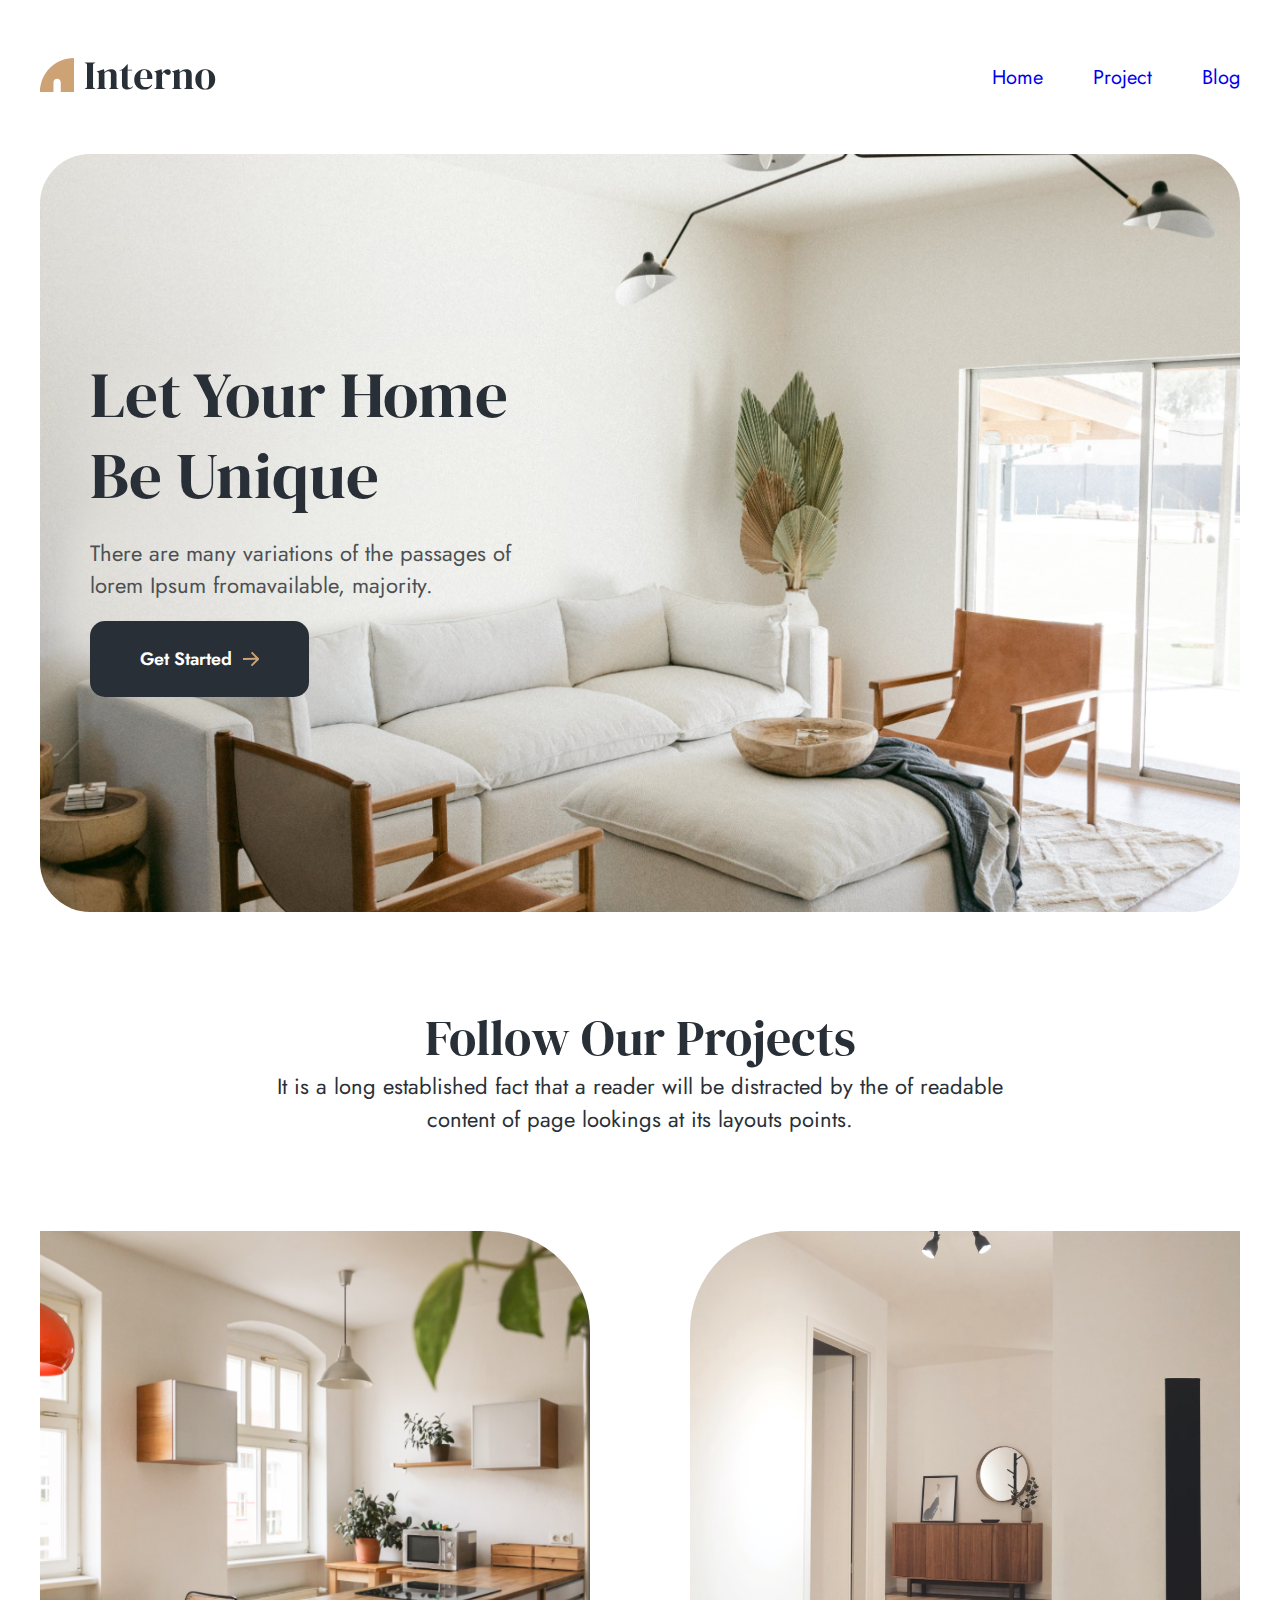
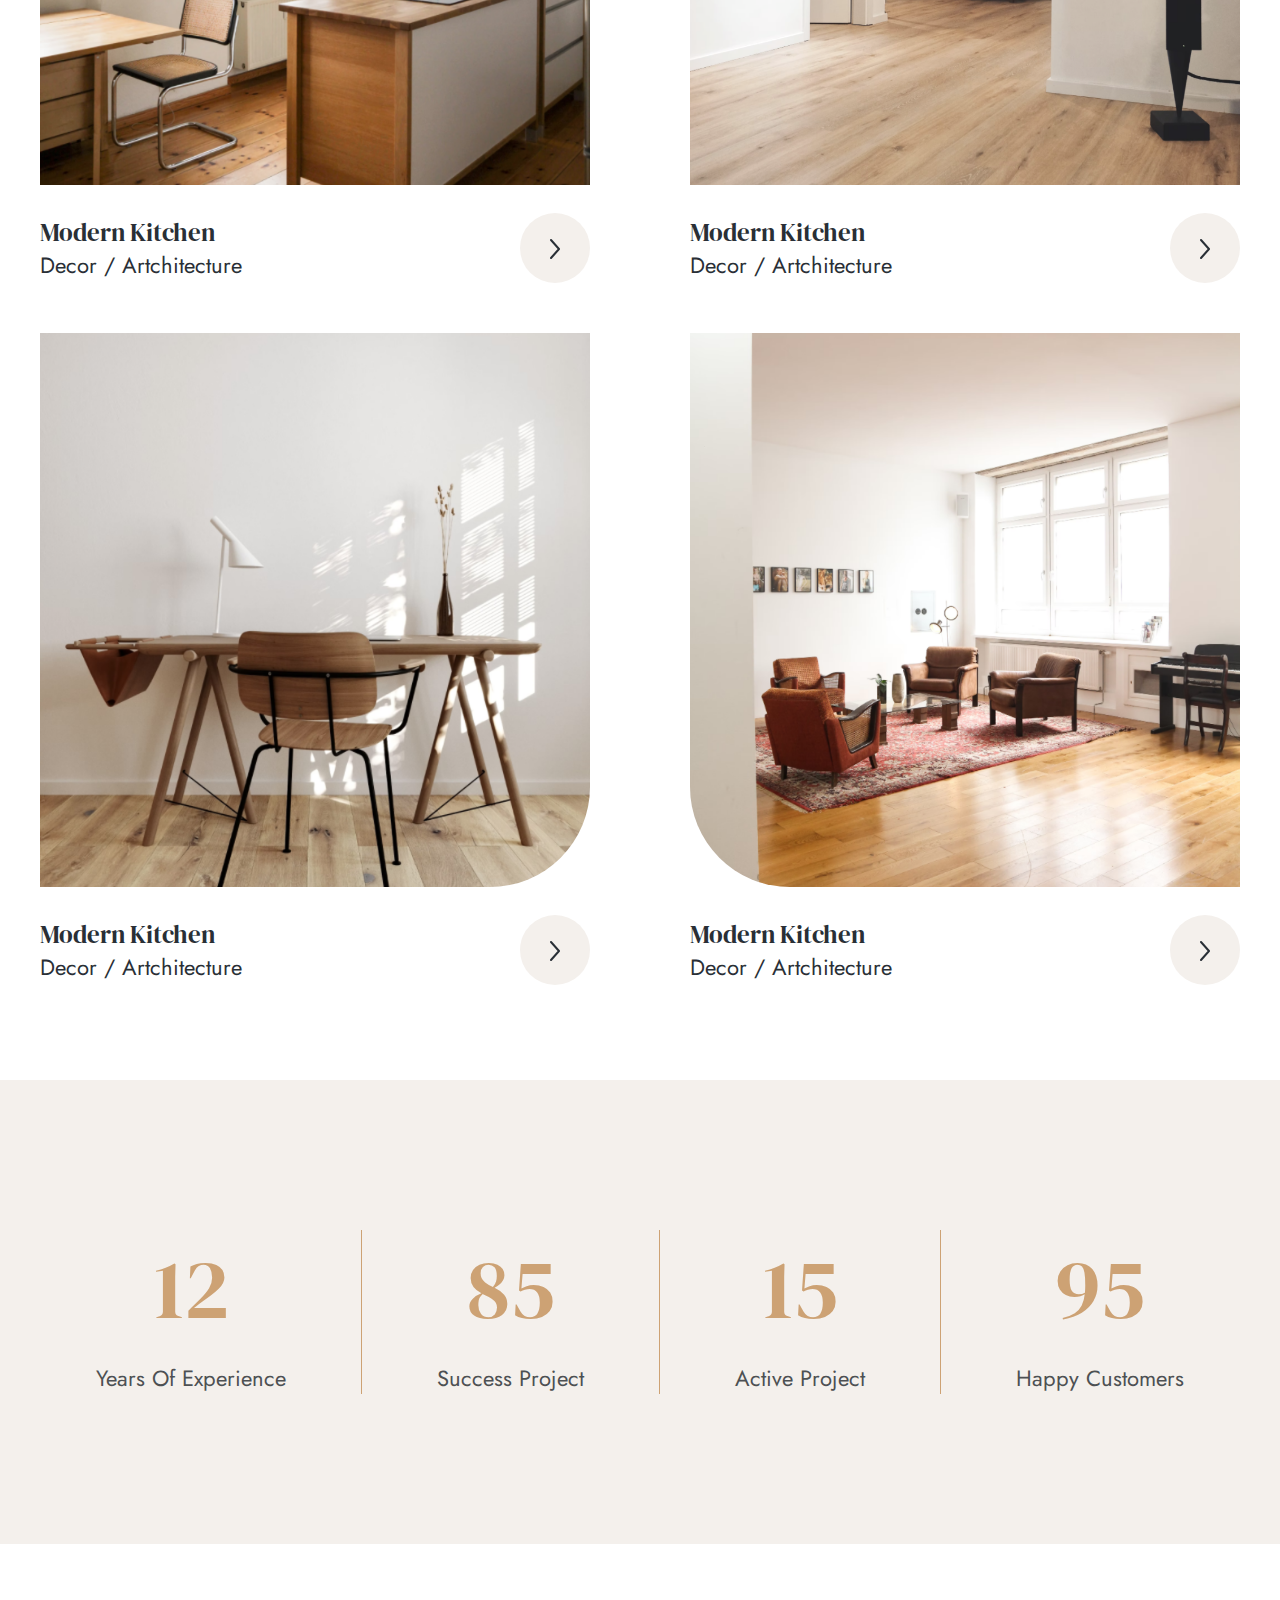
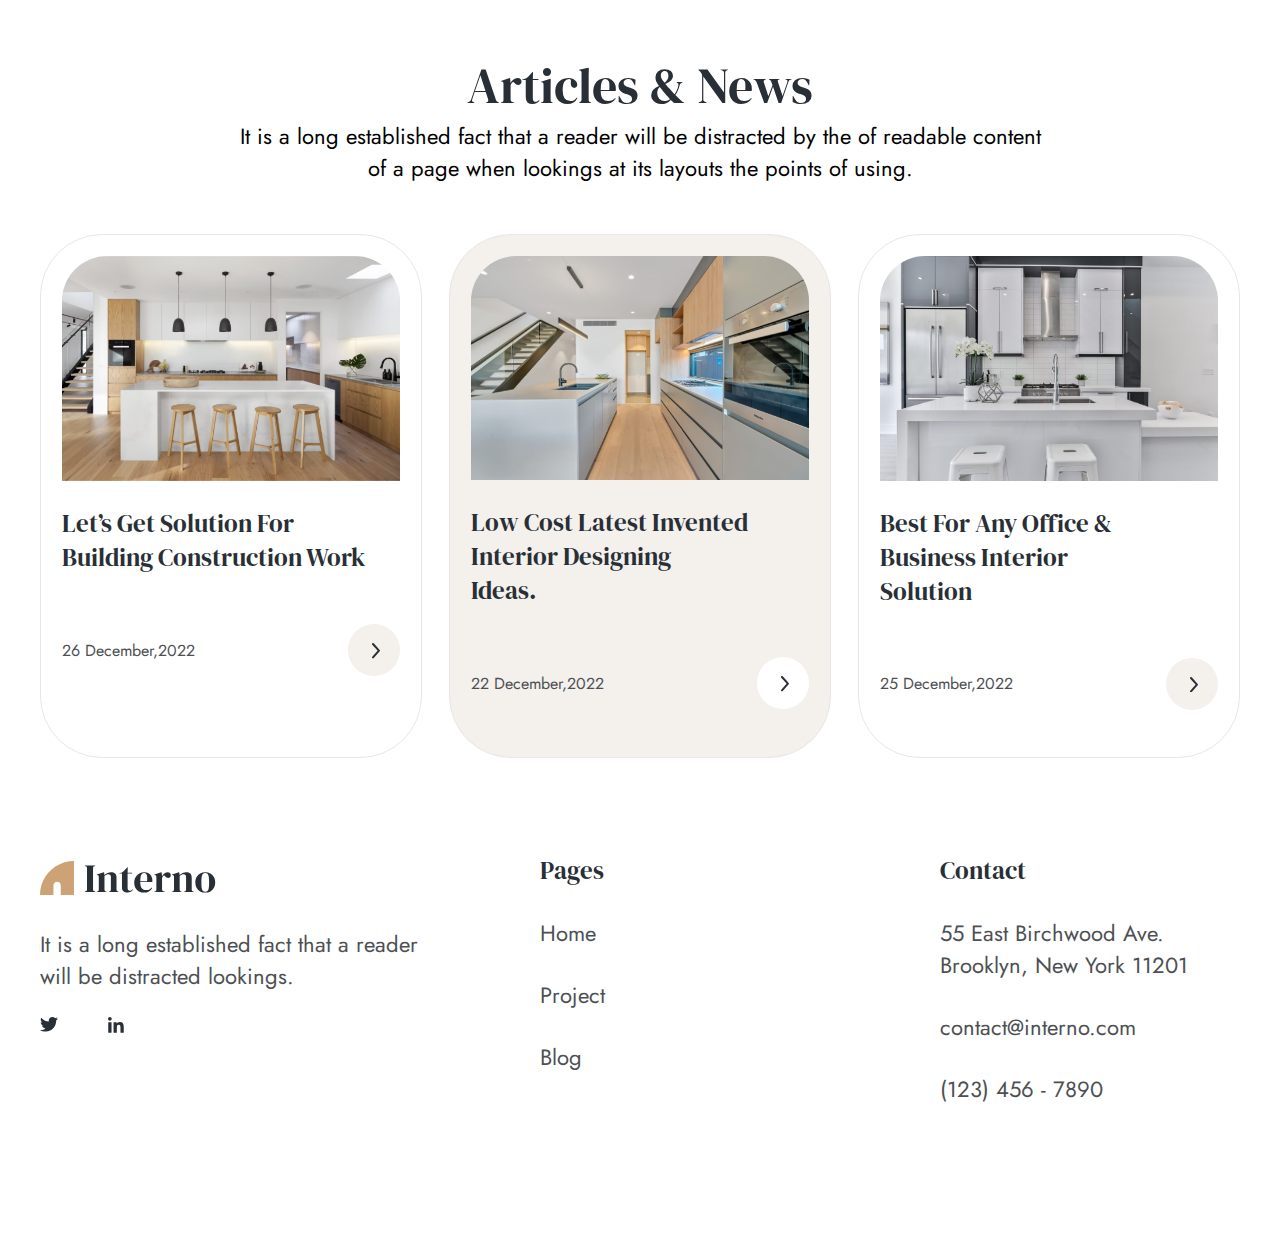
<file: homework/H001/part1/index.html>
<!DOCTYPE html>
<html lang="en">
<head>
    <meta charset="UTF-8">
    <meta name="viewport" content="width=device-width, initial-scale=1.0">
    <link rel="preconnect" href="https://fonts.googleapis.com">
    <link rel="preconnect" href="https://fonts.gstatic.com" crossorigin>
    <link href="https://fonts.googleapis.com/css2?family=Jost:ital,wght@0,100..900;1,100..900&display=swap" rel="stylesheet">
    <link rel="preconnect" href="https://fonts.googleapis.com">
    <link rel="preconnect" href="https://fonts.gstatic.com" crossorigin>
    <link href="https://fonts.googleapis.com/css2?family=DM+Serif+Display:ital@0;1&display=swap" rel="stylesheet">
    <link rel="stylesheet" href="./style/style.css">
    <title>Interno</title>
</head>
<body>
    <div class="container">
        <header id="home" class="header center">
            <div class="header__logo">
                <svg width="177.000000" height="50.000000" viewBox="0 0 177 50" fill="none" xmlns="http://www.w3.org/2000/svg" xmlns:xlink="http://www.w3.org/1999/xlink">
                    <desc>
                            Created with Pixso.
                    </desc>
                    <defs/>
                    <path id="Interno" d="M44.88 39.02L44.88 38.62L45.68 38.3C46.2133 38.1133 46.56 37.86 46.72 37.54C46.9067 37.22 47 36.7933 47 36.26L47 15.38C47 14.8467 46.92 14.42 46.76 14.1C46.6 13.78 46.24 13.5267 45.68 13.34L44.88 13.02L44.88 12.62L55.16 12.62L55.16 13.02L54.36 13.34C53.8267 13.5267 53.4667 13.78 53.28 14.1C53.12 14.42 53.04 14.8467 53.04 15.38L53.04 36.26C53.04 36.7933 53.12 37.22 53.28 37.54C53.4667 37.8333 53.8267 38.0867 54.36 38.3L55.16 38.62L55.16 39.02L44.88 39.02ZM56.8312 39.02L56.8312 38.62L57.3913 38.46C58.3246 38.1933 58.7913 37.54 58.7913 36.5L58.7913 23.98C58.7913 23.3933 58.6979 22.9667 58.5112 22.7C58.3246 22.4067 57.9646 22.2067 57.4313 22.1L56.8312 21.94L56.8312 21.54L63.6712 19.22L64.0713 19.62L64.3913 22.02C65.3246 21.1933 66.3779 20.5133 67.5513 19.98C68.7246 19.4467 69.8846 19.18 71.0312 19.18C72.7913 19.18 74.1379 19.66 75.0713 20.62C76.0312 21.58 76.5113 23.0467 76.5113 25.02L76.5113 36.54C76.5113 37.58 77.0179 38.2333 78.0312 38.5L78.3913 38.62L78.3913 39.02L68.9512 39.02L68.9512 38.62L69.4713 38.46C70.4046 38.1667 70.8712 37.5133 70.8712 36.5L70.8712 23.74C70.8712 22.0333 70.0179 21.18 68.3112 21.18C67.1379 21.18 65.8579 21.7667 64.4713 22.94L64.4713 36.54C64.4713 37.58 64.9379 38.2333 65.8712 38.5L66.2312 38.62L66.2312 39.02L56.8312 39.02ZM87.3609 39.62C85.6543 39.62 84.3209 39.1933 83.3609 38.34C82.4276 37.4867 81.9609 36.1267 81.9609 34.26L81.9609 20.58L79.2009 20.58L79.2009 20.18L80.1609 20.02C80.9876 19.8333 81.6943 19.5667 82.2809 19.22C82.8943 18.8733 83.4943 18.4067 84.0809 17.82L87.3609 14.18L87.7609 14.18L87.6409 19.78L92.1209 19.78L92.1209 20.58L87.6009 20.58L87.6009 34.98C87.6009 35.9133 87.8009 36.62 88.2009 37.1C88.6276 37.58 89.1609 37.82 89.8009 37.82C90.3609 37.82 90.8543 37.6867 91.2809 37.42C91.7076 37.1267 92.1343 36.74 92.5609 36.26L92.9609 36.66C92.4276 37.5667 91.6943 38.2867 90.7609 38.82C89.8276 39.3533 88.6943 39.62 87.3609 39.62ZM104.137 19.18C105.87 19.18 107.35 19.54 108.577 20.26C109.804 20.9533 110.737 21.9133 111.377 23.14C112.044 24.34 112.377 25.7133 112.377 27.26C112.377 27.5533 112.364 27.86 112.337 28.18C112.31 28.4733 112.257 28.74 112.177 28.98L100.257 28.98C100.284 31.86 100.79 33.94 101.777 35.22C102.79 36.4733 104.284 37.1 106.257 37.1C107.59 37.1 108.67 36.8867 109.497 36.46C110.324 36.0333 111.097 35.4067 111.817 34.58L112.217 34.94C111.39 36.4067 110.284 37.5533 108.897 38.38C107.537 39.2067 105.897 39.62 103.977 39.62C102.084 39.62 100.404 39.22 98.9369 38.42C97.4702 37.5933 96.3235 36.42 95.4969 34.9C94.6702 33.38 94.2569 31.5667 94.2569 29.46C94.2569 27.2733 94.7369 25.42 95.6969 23.9C96.6569 22.3533 97.8835 21.18 99.3769 20.38C100.897 19.58 102.484 19.18 104.137 19.18ZM104.017 19.98C103.244 19.98 102.577 20.22 102.017 20.7C101.484 21.1533 101.057 21.98 100.737 23.18C100.444 24.3533 100.284 26.02 100.257 28.18L107.097 28.18C107.364 25.2733 107.257 23.18 106.777 21.9C106.297 20.62 105.377 19.98 104.017 19.98ZM114.37 39.02L114.37 38.62L114.97 38.46C115.504 38.3 115.864 38.06 116.05 37.74C116.264 37.42 116.37 37.0067 116.37 36.5L116.37 23.98C116.37 23.3933 116.264 22.9667 116.05 22.7C115.864 22.4067 115.504 22.2067 114.97 22.1L114.37 21.94L114.37 21.54L121.25 19.22L121.65 19.62L122.01 23.06L122.01 23.38C122.384 22.6333 122.864 21.9533 123.45 21.34C124.064 20.7 124.73 20.18 125.45 19.78C126.197 19.38 126.93 19.18 127.65 19.18C128.664 19.18 129.437 19.46 129.97 20.02C130.504 20.58 130.77 21.2867 130.77 22.14C130.77 23.0467 130.504 23.7533 129.97 24.26C129.464 24.74 128.85 24.98 128.13 24.98C127.01 24.98 126.024 24.42 125.17 23.3L125.09 23.22C124.824 22.8467 124.517 22.6467 124.17 22.62C123.824 22.5667 123.504 22.7267 123.21 23.1C122.944 23.34 122.717 23.6333 122.53 23.98C122.37 24.3 122.21 24.6733 122.05 25.1L122.05 36.26C122.05 37.3267 122.517 37.9933 123.45 38.26L124.73 38.62L124.73 39.02L114.37 39.02ZM132.027 39.02L132.027 38.62L132.587 38.46C133.52 38.1933 133.987 37.54 133.987 36.5L133.987 23.98C133.987 23.3933 133.893 22.9667 133.707 22.7C133.52 22.4067 133.16 22.2067 132.627 22.1L132.027 21.94L132.027 21.54L138.867 19.22L139.267 19.62L139.587 22.02C140.52 21.1933 141.573 20.5133 142.747 19.98C143.92 19.4467 145.08 19.18 146.227 19.18C147.987 19.18 149.333 19.66 150.267 20.62C151.227 21.58 151.707 23.0467 151.707 25.02L151.707 36.54C151.707 37.58 152.213 38.2333 153.227 38.5L153.587 38.62L153.587 39.02L144.147 39.02L144.147 38.62L144.667 38.46C145.6 38.1667 146.067 37.5133 146.067 36.5L146.067 23.74C146.067 22.0333 145.213 21.18 143.507 21.18C142.333 21.18 141.053 21.7667 139.667 22.94L139.667 36.54C139.667 37.58 140.133 38.2333 141.067 38.5L141.427 38.62L141.427 39.02L132.027 39.02ZM165.272 39.62C163.245 39.62 161.485 39.2067 159.992 38.38C158.498 37.5267 157.338 36.3267 156.512 34.78C155.712 33.2333 155.312 31.42 155.312 29.34C155.312 27.26 155.738 25.46 156.592 23.94C157.472 22.42 158.658 21.2467 160.152 20.42C161.672 19.5933 163.378 19.18 165.272 19.18C167.165 19.18 168.858 19.5933 170.352 20.42C171.845 21.22 173.018 22.38 173.872 23.9C174.752 25.42 175.192 27.2333 175.192 29.34C175.192 31.4467 174.778 33.2733 173.952 34.82C173.152 36.34 172.005 37.5267 170.512 38.38C169.045 39.2067 167.298 39.62 165.272 39.62ZM165.272 38.82C166.205 38.82 166.952 38.5533 167.512 38.02C168.072 37.4867 168.472 36.54 168.712 35.18C168.978 33.82 169.112 31.9 169.112 29.42C169.112 26.9133 168.978 24.98 168.712 23.62C168.472 22.26 168.072 21.3133 167.512 20.78C166.952 20.2467 166.205 19.98 165.272 19.98C164.338 19.98 163.578 20.2467 162.992 20.78C162.432 21.3133 162.018 22.26 161.752 23.62C161.512 24.98 161.392 26.9133 161.392 29.42C161.392 31.9 161.512 33.82 161.752 35.18C162.018 36.54 162.432 37.4867 162.992 38.02C163.578 38.5533 164.338 38.82 165.272 38.82Z" fill="#292F36" fill-opacity="1.000000" fill-rule="evenodd"/>
                    <path id="Logo" d="M0 42.0002L13.4588 42.0002L13.4588 32.499C13.4588 30.4854 15.0898 28.8542 17.1035 28.8542C19.1171 28.8542 20.7482 30.4854 20.7482 32.499L20.7482 42.0002L33.9976 42.0002L33.9976 8C15.2211 8 0 23.2212 0 42.0002Z" fill="#CDA274" fill-opacity="1.000000" fill-rule="nonzero"/>
                </svg>
                
            </div>
            <nav class="header__menu">
                <a href="#" class="header__menu_link">Home</a>
                <a href="#project" class="header__menu_link">Project</a>
                <a href="#blog" class="header__menu_link"    >Blog</a>
            </nav>
        </header>
        <section class="main center">
            <div class="main__content">
                <div class="main__text">
                    <h1 class="main__title">Let Your Home Be Unique</h1>
                    <p class="main__descr">There are many variations of the passages of lorem Ipsum fromavailable, majority.</p>
                    <a href="#" class="main__button">
                        <div class="main__button_text">
                            Get Started 
                            <svg width="17.151062" height="16.005859" viewBox="0 0 17.1511 16.0059" fill="none" xmlns="http://www.w3.org/2000/svg" xmlns:xlink="http://www.w3.org/1999/xlink">
                    <desc>
                        Created with Pixso.
                </desc>
                <defs/>
                <path id="Vector" d="M1.00992 7.93823L14.7331 7.80151M9.62808 1.41431L16.1511 7.93726L9.49667 14.5918" stroke="#CDA274" stroke-opacity="1.000000" stroke-width="2.000000" stroke-linejoin="round"/>
                            </svg>
                        </div>
                    </a>
                </div>
            </div>
        </section>
        <section id="project" class="project center">
            <div class="project__top">
                <h2 class="project__top_title">Follow Our Projects</h2>
                <p class="project__top_text">It is a long established fact that a reader will be distracted by the of readable<br>content of page  lookings at its layouts  points.</p>
            </div>
            <div class="project__cards">
                <div class="project__item">
                    <div class="project__item_pic">
                        <img src="./images/item1.png" alt="rubbish" class="btrr">
                    </div>
                    <div class="project__item_descr">
                        <div class="project__item_descr-text">
                            <h3 class="project__item_descr-title">Modern Kitchen</h3>
                            <p class="project__item_descr-type">Decor / Artchitecture</p>
                        </div>
                        <a href="#" class="project__item_descr-btn">
                            <svg width="10.004051" height="20.008301" viewBox="0 0 10.0041 20.0083" fill="none" xmlns="http://www.w3.org/2000/svg" xmlns:xlink="http://www.w3.org/1999/xlink">
	<desc>
			Created with Pixso.
	</desc>
	<defs/>
	<path id="Vector" d="M1.00405 19.0042L9.00405 10.0042L1.00405 1.00415" stroke="#292F36" stroke-opacity="1.000000" stroke-width="2.000000" stroke-linejoin="round" stroke-linecap="round"/>
                            </svg>
                        </a>
                    </div>
                </div>
                <div class="project__item">
                    <div class="project__item_pic">
                        <img src="./images/item2.png" alt="rubbish" class="btlr">
                    </div>
                    <div class="project__item_descr">
                        <div class="project__item_descr-text">
                            <h3 class="project__item_descr-title">Modern Kitchen</h3>
                            <p class="project__item_descr-type">Decor / Artchitecture</p>
                        </div>
                        <a href="#" class="project__item_descr-btn">
                            <svg width="10.004051" height="20.008301" viewBox="0 0 10.0041 20.0083" fill="none" xmlns="http://www.w3.org/2000/svg" xmlns:xlink="http://www.w3.org/1999/xlink">
	<desc>
			Created with Pixso.
	</desc>
	<defs/>
	<path id="Vector" d="M1.00405 19.0042L9.00405 10.0042L1.00405 1.00415" stroke="#292F36" stroke-opacity="1.000000" stroke-width="2.000000" stroke-linejoin="round" stroke-linecap="round"/>
                            </svg>
                        </a>
                    </div>
                </div>
                <div class="project__item">
                    <div class="project__item_pic">
                        <img src="./images/item3.png" alt="rubbish" class="bbrr">
                    </div>
                    <div class="project__item_descr">
                        <div class="project__item_descr-text">
                            <h3 class="project__item_descr-title">Modern Kitchen</h3>
                            <p class="project__item_descr-type">Decor / Artchitecture</p>
                        </div>
                        <a href="#" class="project__item_descr-btn">
                            <svg width="10.004051" height="20.008301" viewBox="0 0 10.0041 20.0083" fill="none" xmlns="http://www.w3.org/2000/svg" xmlns:xlink="http://www.w3.org/1999/xlink">
	<desc>
			Created with Pixso.
	</desc>
	<defs/>
	<path id="Vector" d="M1.00405 19.0042L9.00405 10.0042L1.00405 1.00415" stroke="#292F36" stroke-opacity="1.000000" stroke-width="2.000000" stroke-linejoin="round" stroke-linecap="round"/>
                            </svg>
                        </a>
                    </div>
                </div>
                <div class="project__item">
                    <div class="project__item_pic">
                        <img src="./images/item4.png" alt="rubbish" class="bblr">
                    </div>
                    <div class="project__item_descr">
                        <div class="project__item_descr-text">
                            <h3 class="project__item_descr-title">Modern Kitchen</h3>
                            <p class="project__item_descr-type">Decor / Artchitecture</p>
                        </div>
                        <a href="#" class="project__item_descr-btn">
                            <svg width="10.004051" height="20.008301" viewBox="0 0 10.0041 20.0083" fill="none" xmlns="http://www.w3.org/2000/svg" xmlns:xlink="http://www.w3.org/1999/xlink">
	<desc>
			Created with Pixso.
	</desc>
	<defs/>
	<path id="Vector" d="M1.00405 19.0042L9.00405 10.0042L1.00405 1.00415" stroke="#292F36" stroke-opacity="1.000000" stroke-width="2.000000" stroke-linejoin="round" stroke-linecap="round"/>
                            </svg>
                        </a>
                    </div>
                </div>
            </div>
        </section>
        <section class="counter">
            <div class="counter__content center">
                <div class="counter__item">
                    <p class="counter__item_number">
                        12
                    </p>
                    <p class="counter__item_text">
                        Years&nbsp;Of&nbsp;Experience
                    </p>
                </div>
                <div class="counter__item">
                    <p class="counter__item_number">
                        85
                    </p>
                    <p class="counter__item_text">
                        Success&nbsp;Project
                    </p>
                </div>
                <div class="counter__item">
                    <p class="counter__item_number">
                        15
                    </p>
                    <p class="counter__item_text">
                        Active&nbsp;Project
                    </p>
                </div>
                <div class="counter__item">
                    <p class="counter__item_number">
                        95
                    </p>
                    <p class="counter__item_text">
                        Happy&nbsp;Customers
                    </p>
                </div>
            </div>
        </section>
        <section id="blog" class="blog center">
            <div class="blog__descr">
                <h3 class="blog__descr_title">Articles & News</h3>
                <p class="blog__descr_text">It is a long established fact that a reader will be distracted by the of readable content<br>of a page when lookings at its layouts the points of using.</p>
            </div>
            <div class="blog__articles">
                <div class="blog__articles-item">
                    <div class="blog__articles-item_pic">
                        <img src="./images/blog1.jpeg" alt="rubbish">
                    </div>
                    <h4 class="blog__articles-item_title">
                        Let’s Get Solution For Building Construction Work
                    </h4>
                    <div class="blog__articles-item_bot">
                        <p>26 December,2022 </p>
                        <a href="#">
                            <svg width="7.946899" height="15.379547" viewBox="0 0 7.9469 15.3795" fill="none" xmlns="http://www.w3.org/2000/svg" xmlns:xlink="http://www.w3.org/1999/xlink">
	<desc>
			Created with Pixso.
	</desc>
	<defs/>
	<path id="Vector" d="M1.00403 14.3755L6.9469 7.68977L1.00403 1.00406" stroke="#292F36" stroke-opacity="1.000000" stroke-width="2.000000" stroke-linejoin="round" stroke-linecap="round"/>
                            </svg>
                        </a>
                    </div>
                </div>
                <div class="blog__articles-item">
                    <div class="blog__articles-item_pic">
                        <img src="./images/blog2.jpeg" alt="rubbish">
                    </div>
                    <h4 class="blog__articles-item_title">
                        Low Cost Latest Invented Interior Designing<br>Ideas.
                    </h4>
                    <div class="blog__articles-item_bot">
                        <p>22 December,2022 </p>
                        <a href="#">
                            <svg width="7.946899" height="15.379547" viewBox="0 0 7.9469 15.3795" fill="none" xmlns="http://www.w3.org/2000/svg" xmlns:xlink="http://www.w3.org/1999/xlink">
	<desc>
			Created with Pixso.
	</desc>
	<defs/>
	<path id="Vector" d="M1.00403 14.3755L6.9469 7.68977L1.00403 1.00406" stroke="#292F36" stroke-opacity="1.000000" stroke-width="2.000000" stroke-linejoin="round" stroke-linecap="round"/>
                            </svg>
                        </a>
                    </div>
                </div>
                <div class="blog__articles-item">
                    <div class="blog__articles-item_pic">
                        <img src="./images/blog3.jpeg" alt="rubbish">
                    </div>
                    <h4 class="blog__articles-item_title">
                        Best For Any Office & Business Interior<br>Solution
                    </h4>
                    <div class="blog__articles-item_bot">
                        <p>25 December,2022 </p>
                        <a href="#">
                            <svg width="7.946899" height="15.379547" viewBox="0 0 7.9469 15.3795" fill="none" xmlns="http://www.w3.org/2000/svg" xmlns:xlink="http://www.w3.org/1999/xlink">
	<desc>
			Created with Pixso.
	</desc>
	<defs/>
	<path id="Vector" d="M1.00403 14.3755L6.9469 7.68977L1.00403 1.00406" stroke="#292F36" stroke-opacity="1.000000" stroke-width="2.000000" stroke-linejoin="round" stroke-linecap="round"/>
                            </svg>
                        </a>
                    </div>
                </div>
            </div>
        </section>
        <footer class="footer center">
            <div class="footer__left">
                <svg width="177.000000" height="50.000000" viewBox="0 0 177 50" fill="none" xmlns="http://www.w3.org/2000/svg" xmlns:xlink="http://www.w3.org/1999/xlink">
                    <desc>
                            Created with Pixso.
                    </desc>
                    <defs/>
                    <path id="Interno" d="M44.88 39.02L44.88 38.62L45.68 38.3C46.2133 38.1133 46.56 37.86 46.72 37.54C46.9067 37.22 47 36.7933 47 36.26L47 15.38C47 14.8467 46.92 14.42 46.76 14.1C46.6 13.78 46.24 13.5267 45.68 13.34L44.88 13.02L44.88 12.62L55.16 12.62L55.16 13.02L54.36 13.34C53.8267 13.5267 53.4667 13.78 53.28 14.1C53.12 14.42 53.04 14.8467 53.04 15.38L53.04 36.26C53.04 36.7933 53.12 37.22 53.28 37.54C53.4667 37.8333 53.8267 38.0867 54.36 38.3L55.16 38.62L55.16 39.02L44.88 39.02ZM56.8312 39.02L56.8312 38.62L57.3913 38.46C58.3246 38.1933 58.7913 37.54 58.7913 36.5L58.7913 23.98C58.7913 23.3933 58.6979 22.9667 58.5112 22.7C58.3246 22.4067 57.9646 22.2067 57.4313 22.1L56.8312 21.94L56.8312 21.54L63.6712 19.22L64.0713 19.62L64.3913 22.02C65.3246 21.1933 66.3779 20.5133 67.5513 19.98C68.7246 19.4467 69.8846 19.18 71.0312 19.18C72.7913 19.18 74.1379 19.66 75.0713 20.62C76.0312 21.58 76.5113 23.0467 76.5113 25.02L76.5113 36.54C76.5113 37.58 77.0179 38.2333 78.0312 38.5L78.3913 38.62L78.3913 39.02L68.9512 39.02L68.9512 38.62L69.4713 38.46C70.4046 38.1667 70.8712 37.5133 70.8712 36.5L70.8712 23.74C70.8712 22.0333 70.0179 21.18 68.3112 21.18C67.1379 21.18 65.8579 21.7667 64.4713 22.94L64.4713 36.54C64.4713 37.58 64.9379 38.2333 65.8712 38.5L66.2312 38.62L66.2312 39.02L56.8312 39.02ZM87.3609 39.62C85.6543 39.62 84.3209 39.1933 83.3609 38.34C82.4276 37.4867 81.9609 36.1267 81.9609 34.26L81.9609 20.58L79.2009 20.58L79.2009 20.18L80.1609 20.02C80.9876 19.8333 81.6943 19.5667 82.2809 19.22C82.8943 18.8733 83.4943 18.4067 84.0809 17.82L87.3609 14.18L87.7609 14.18L87.6409 19.78L92.1209 19.78L92.1209 20.58L87.6009 20.58L87.6009 34.98C87.6009 35.9133 87.8009 36.62 88.2009 37.1C88.6276 37.58 89.1609 37.82 89.8009 37.82C90.3609 37.82 90.8543 37.6867 91.2809 37.42C91.7076 37.1267 92.1343 36.74 92.5609 36.26L92.9609 36.66C92.4276 37.5667 91.6943 38.2867 90.7609 38.82C89.8276 39.3533 88.6943 39.62 87.3609 39.62ZM104.137 19.18C105.87 19.18 107.35 19.54 108.577 20.26C109.804 20.9533 110.737 21.9133 111.377 23.14C112.044 24.34 112.377 25.7133 112.377 27.26C112.377 27.5533 112.364 27.86 112.337 28.18C112.31 28.4733 112.257 28.74 112.177 28.98L100.257 28.98C100.284 31.86 100.79 33.94 101.777 35.22C102.79 36.4733 104.284 37.1 106.257 37.1C107.59 37.1 108.67 36.8867 109.497 36.46C110.324 36.0333 111.097 35.4067 111.817 34.58L112.217 34.94C111.39 36.4067 110.284 37.5533 108.897 38.38C107.537 39.2067 105.897 39.62 103.977 39.62C102.084 39.62 100.404 39.22 98.9369 38.42C97.4702 37.5933 96.3235 36.42 95.4969 34.9C94.6702 33.38 94.2569 31.5667 94.2569 29.46C94.2569 27.2733 94.7369 25.42 95.6969 23.9C96.6569 22.3533 97.8835 21.18 99.3769 20.38C100.897 19.58 102.484 19.18 104.137 19.18ZM104.017 19.98C103.244 19.98 102.577 20.22 102.017 20.7C101.484 21.1533 101.057 21.98 100.737 23.18C100.444 24.3533 100.284 26.02 100.257 28.18L107.097 28.18C107.364 25.2733 107.257 23.18 106.777 21.9C106.297 20.62 105.377 19.98 104.017 19.98ZM114.37 39.02L114.37 38.62L114.97 38.46C115.504 38.3 115.864 38.06 116.05 37.74C116.264 37.42 116.37 37.0067 116.37 36.5L116.37 23.98C116.37 23.3933 116.264 22.9667 116.05 22.7C115.864 22.4067 115.504 22.2067 114.97 22.1L114.37 21.94L114.37 21.54L121.25 19.22L121.65 19.62L122.01 23.06L122.01 23.38C122.384 22.6333 122.864 21.9533 123.45 21.34C124.064 20.7 124.73 20.18 125.45 19.78C126.197 19.38 126.93 19.18 127.65 19.18C128.664 19.18 129.437 19.46 129.97 20.02C130.504 20.58 130.77 21.2867 130.77 22.14C130.77 23.0467 130.504 23.7533 129.97 24.26C129.464 24.74 128.85 24.98 128.13 24.98C127.01 24.98 126.024 24.42 125.17 23.3L125.09 23.22C124.824 22.8467 124.517 22.6467 124.17 22.62C123.824 22.5667 123.504 22.7267 123.21 23.1C122.944 23.34 122.717 23.6333 122.53 23.98C122.37 24.3 122.21 24.6733 122.05 25.1L122.05 36.26C122.05 37.3267 122.517 37.9933 123.45 38.26L124.73 38.62L124.73 39.02L114.37 39.02ZM132.027 39.02L132.027 38.62L132.587 38.46C133.52 38.1933 133.987 37.54 133.987 36.5L133.987 23.98C133.987 23.3933 133.893 22.9667 133.707 22.7C133.52 22.4067 133.16 22.2067 132.627 22.1L132.027 21.94L132.027 21.54L138.867 19.22L139.267 19.62L139.587 22.02C140.52 21.1933 141.573 20.5133 142.747 19.98C143.92 19.4467 145.08 19.18 146.227 19.18C147.987 19.18 149.333 19.66 150.267 20.62C151.227 21.58 151.707 23.0467 151.707 25.02L151.707 36.54C151.707 37.58 152.213 38.2333 153.227 38.5L153.587 38.62L153.587 39.02L144.147 39.02L144.147 38.62L144.667 38.46C145.6 38.1667 146.067 37.5133 146.067 36.5L146.067 23.74C146.067 22.0333 145.213 21.18 143.507 21.18C142.333 21.18 141.053 21.7667 139.667 22.94L139.667 36.54C139.667 37.58 140.133 38.2333 141.067 38.5L141.427 38.62L141.427 39.02L132.027 39.02ZM165.272 39.62C163.245 39.62 161.485 39.2067 159.992 38.38C158.498 37.5267 157.338 36.3267 156.512 34.78C155.712 33.2333 155.312 31.42 155.312 29.34C155.312 27.26 155.738 25.46 156.592 23.94C157.472 22.42 158.658 21.2467 160.152 20.42C161.672 19.5933 163.378 19.18 165.272 19.18C167.165 19.18 168.858 19.5933 170.352 20.42C171.845 21.22 173.018 22.38 173.872 23.9C174.752 25.42 175.192 27.2333 175.192 29.34C175.192 31.4467 174.778 33.2733 173.952 34.82C173.152 36.34 172.005 37.5267 170.512 38.38C169.045 39.2067 167.298 39.62 165.272 39.62ZM165.272 38.82C166.205 38.82 166.952 38.5533 167.512 38.02C168.072 37.4867 168.472 36.54 168.712 35.18C168.978 33.82 169.112 31.9 169.112 29.42C169.112 26.9133 168.978 24.98 168.712 23.62C168.472 22.26 168.072 21.3133 167.512 20.78C166.952 20.2467 166.205 19.98 165.272 19.98C164.338 19.98 163.578 20.2467 162.992 20.78C162.432 21.3133 162.018 22.26 161.752 23.62C161.512 24.98 161.392 26.9133 161.392 29.42C161.392 31.9 161.512 33.82 161.752 35.18C162.018 36.54 162.432 37.4867 162.992 38.02C163.578 38.5533 164.338 38.82 165.272 38.82Z" fill="#292F36" fill-opacity="1.000000" fill-rule="evenodd"/>
                    <path id="Logo" d="M0 42.0002L13.4588 42.0002L13.4588 32.499C13.4588 30.4854 15.0898 28.8542 17.1035 28.8542C19.1171 28.8542 20.7482 30.4854 20.7482 32.499L20.7482 42.0002L33.9976 42.0002L33.9976 8C15.2211 8 0 23.2212 0 42.0002Z" fill="#CDA274" fill-opacity="1.000000" fill-rule="nonzero"/>
                </svg>
                <p>It is a long established fact that a reader will be distracted lookings.</p>
                <div class="footer__left_social">
                    <svg width="17.964844" height="14.589844" viewBox="0 0 17.9648 14.5898" fill="none" xmlns="http://www.w3.org/2000/svg" xmlns:xlink="http://www.w3.org/1999/xlink">
                        <desc>
                                Created with Pixso.
                        </desc>
                        <defs/>
                        <path id="" d="M16.1367 3.62109C16.8398 3.09375 17.4727 2.46094 17.9648 1.72266C17.332 2.00391 16.5938 2.21484 15.8555 2.28516C16.6289 1.82812 17.1914 1.125 17.4727 0.246094C16.7695 0.667969 15.9609 0.984375 15.1523 1.16016C14.4492 0.421875 13.5 0 12.4453 0C10.4062 0 8.75391 1.65234 8.75391 3.69141C8.75391 3.97266 8.78906 4.25391 8.85938 4.53516C5.80078 4.35938 3.05859 2.88281 1.23047 0.667969C0.914062 1.19531 0.738281 1.82812 0.738281 2.53125C0.738281 3.79688 1.37109 4.92188 2.39062 5.58984C1.79297 5.55469 1.19531 5.41406 0.703125 5.13281L0.703125 5.16797C0.703125 6.96094 1.96875 8.4375 3.65625 8.78906C3.375 8.85938 3.02344 8.92969 2.70703 8.92969C2.46094 8.92969 2.25 8.89453 2.00391 8.85938C2.46094 10.3359 3.83203 11.3906 5.44922 11.4258C4.18359 12.4102 2.60156 13.0078 0.878906 13.0078C0.5625 13.0078 0.28125 12.9727 0 12.9375C1.61719 13.9922 3.55078 14.5898 5.66016 14.5898C12.4453 14.5898 16.1367 9 16.1367 4.11328C16.1367 3.9375 16.1367 3.79688 16.1367 3.62109Z" fill="#292F36" fill-opacity="1.000000" fill-rule="evenodd"/>
                    </svg>
                    <svg width="15.750000" height="15.714844" viewBox="0 0 15.75 15.7148" fill="none" xmlns="http://www.w3.org/2000/svg" xmlns:xlink="http://www.w3.org/1999/xlink">
                        <desc>
                                Created with Pixso.
                        </desc>
                        <defs/>
                        <path id="" d="M3.51562 15.7148L3.51562 5.20312L0.246094 5.20312L0.246094 15.7148L3.51562 15.7148ZM1.86328 3.79688C2.91797 3.79688 3.76172 2.91797 3.76172 1.86328C3.76172 0.84375 2.91797 0 1.86328 0C0.84375 0 0 0.84375 0 1.86328C0 2.91797 0.84375 3.79688 1.86328 3.79688ZM15.7148 15.7148L15.75 15.7148L15.75 9.94922C15.75 7.13672 15.1172 4.95703 11.8125 4.95703C10.2305 4.95703 9.17578 5.83594 8.71875 6.64453L8.68359 6.64453L8.68359 5.20312L5.55469 5.20312L5.55469 15.7148L8.82422 15.7148L8.82422 10.5117C8.82422 9.14062 9.07031 7.83984 10.7578 7.83984C12.4453 7.83984 12.4805 9.38672 12.4805 10.6172L12.4805 15.7148L15.7148 15.7148Z" fill="#292F36" fill-opacity="1.000000" fill-rule="evenodd"/>
                    </svg>
                    
                </div>
            </div>
            <div class="footer__center">
                <h5>Pages</h5>
                <a href="#home">Home</a>
                <a href="#project">Project</a>
                <a href="#blog">Blog</a>
            </div>
            <div class="footer__right">
                <h5>Contact</h5>
                <p>55 East Birchwood Ave. Brooklyn, New York 11201</p>
                <a href="mailto:contact@interno.com">contact@interno.com</a>
                <a href="tel:(123) 456 - 7890">(123) 456 - 7890</a>
            </div>
        </footer>
    </div>
</body>
</html>
</file>
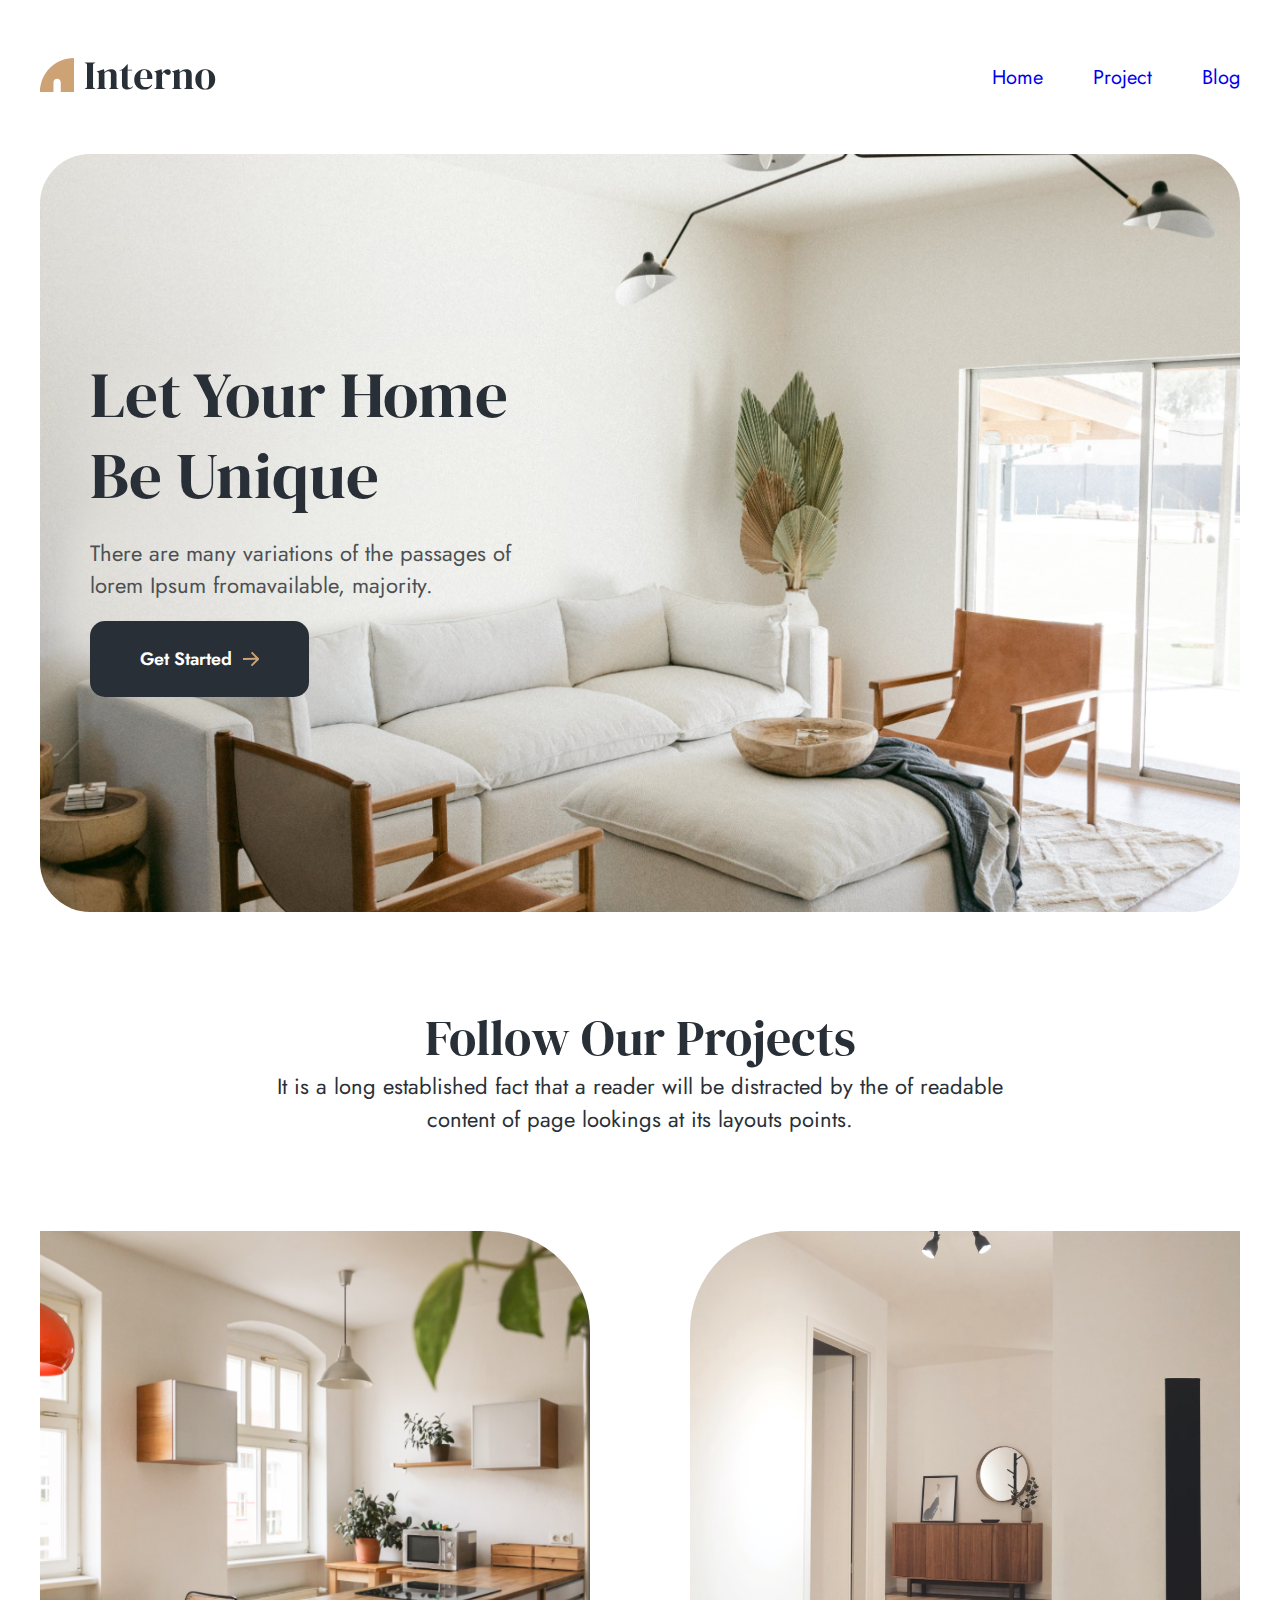
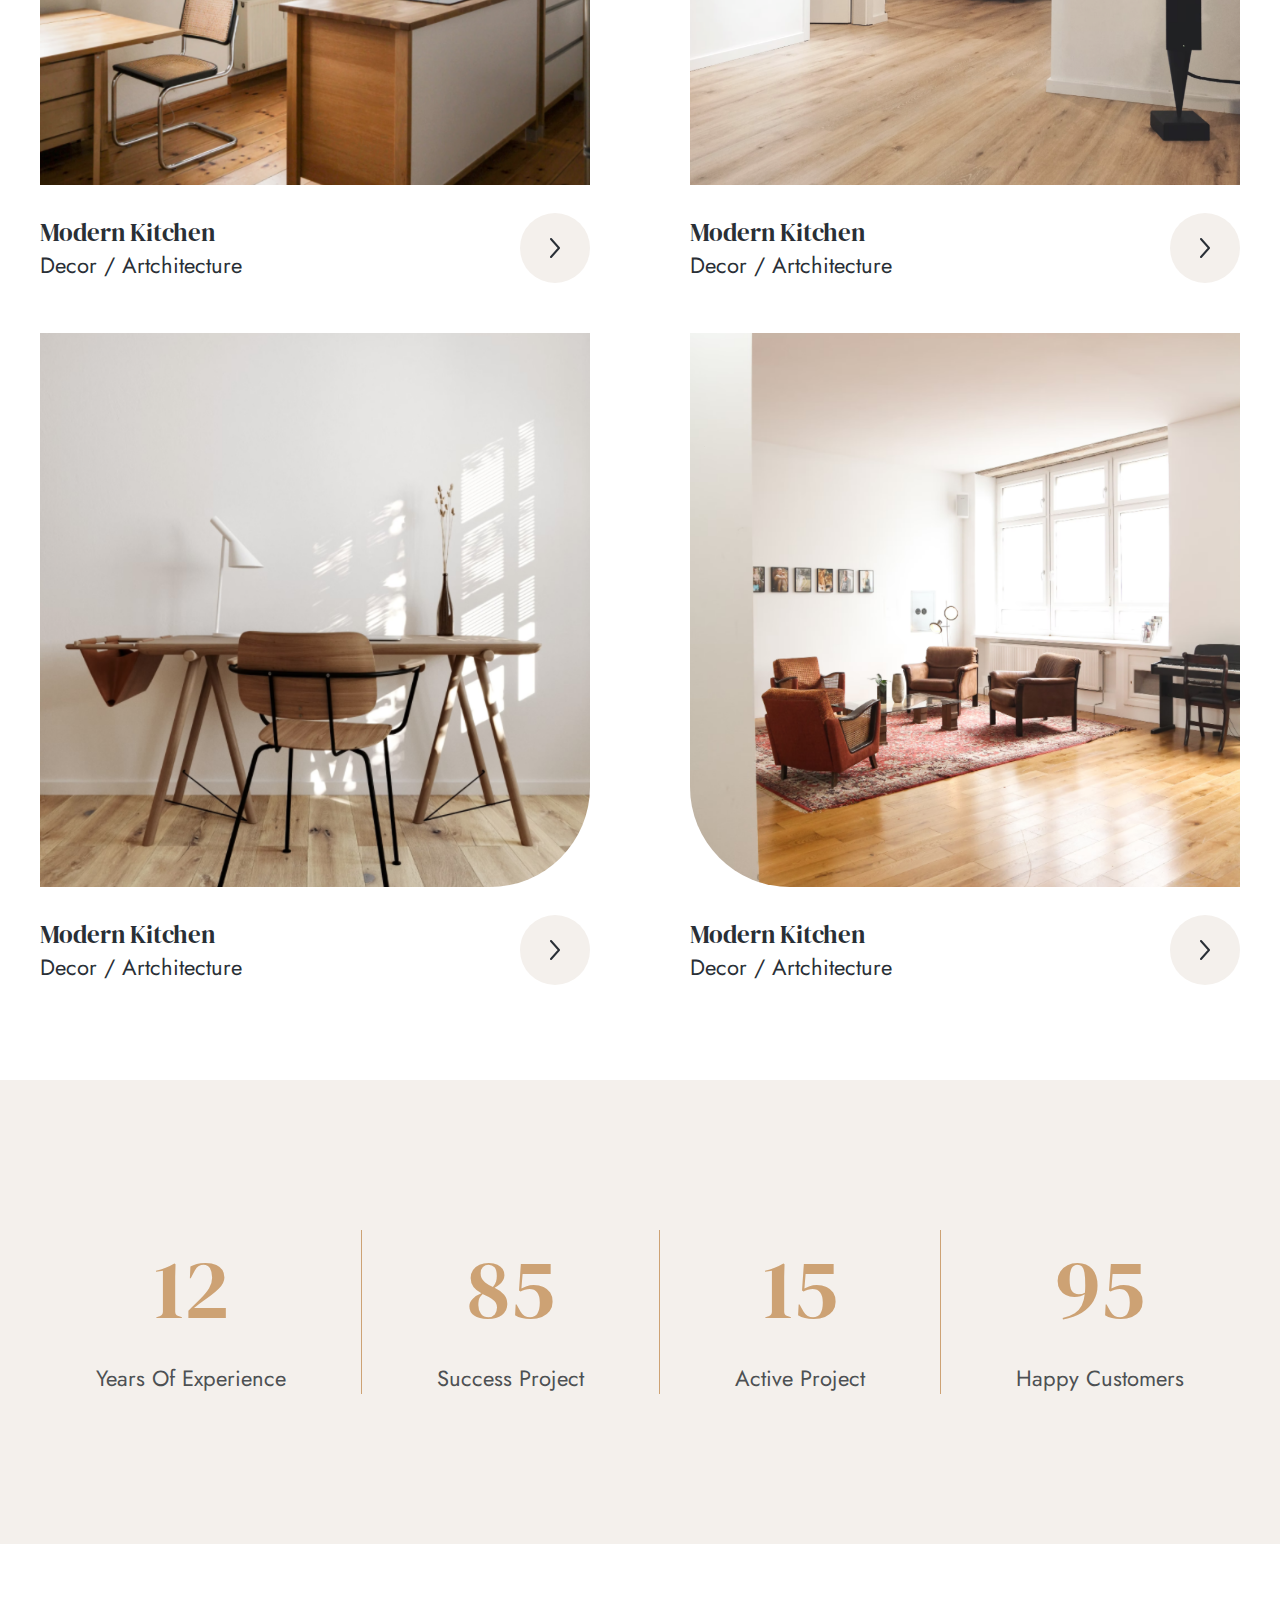
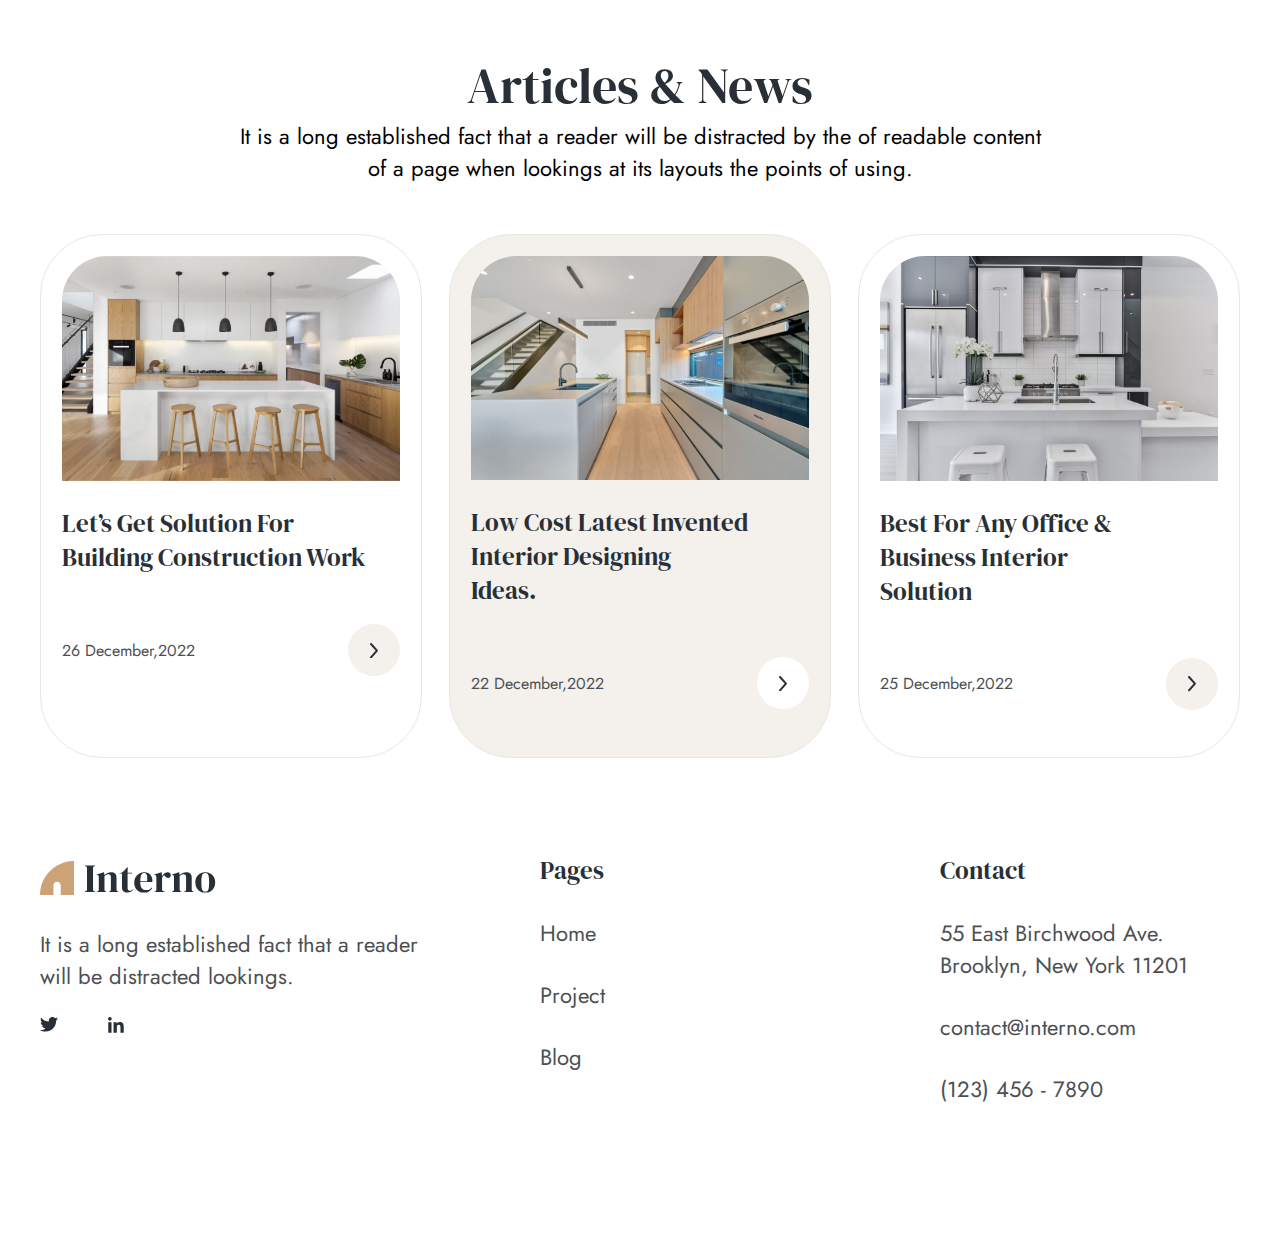
<file: homework/H002/part1/index.html>
<!DOCTYPE html>
<html lang="en">
<head>
    <meta charset="UTF-8">
    <meta name="viewport" content="width=device-width, initial-scale=1.0">
    <link rel="preconnect" href="https://fonts.googleapis.com">
    <link rel="preconnect" href="https://fonts.gstatic.com" crossorigin>
    <link href="https://fonts.googleapis.com/css2?family=Jost:ital,wght@0,100..900;1,100..900&display=swap" rel="stylesheet">
    <link rel="preconnect" href="https://fonts.googleapis.com">
    <link rel="preconnect" href="https://fonts.gstatic.com" crossorigin>
    <link href="https://fonts.googleapis.com/css2?family=DM+Serif+Display:ital@0;1&display=swap" rel="stylesheet">
    <link rel="stylesheet" href="./style/style.css">
    <title>Interno</title>
</head>
<body>
    <div class="container">
        <header id="home" class="header center">
            <div class="header__logo">
                <svg width="177.000000" height="50.000000" viewBox="0 0 177 50" fill="none" xmlns="http://www.w3.org/2000/svg" xmlns:xlink="http://www.w3.org/1999/xlink">
                    <desc>
                            Created with Pixso.
                    </desc>
                    <defs/>
                    <path id="Interno" d="M44.88 39.02L44.88 38.62L45.68 38.3C46.2133 38.1133 46.56 37.86 46.72 37.54C46.9067 37.22 47 36.7933 47 36.26L47 15.38C47 14.8467 46.92 14.42 46.76 14.1C46.6 13.78 46.24 13.5267 45.68 13.34L44.88 13.02L44.88 12.62L55.16 12.62L55.16 13.02L54.36 13.34C53.8267 13.5267 53.4667 13.78 53.28 14.1C53.12 14.42 53.04 14.8467 53.04 15.38L53.04 36.26C53.04 36.7933 53.12 37.22 53.28 37.54C53.4667 37.8333 53.8267 38.0867 54.36 38.3L55.16 38.62L55.16 39.02L44.88 39.02ZM56.8312 39.02L56.8312 38.62L57.3913 38.46C58.3246 38.1933 58.7913 37.54 58.7913 36.5L58.7913 23.98C58.7913 23.3933 58.6979 22.9667 58.5112 22.7C58.3246 22.4067 57.9646 22.2067 57.4313 22.1L56.8312 21.94L56.8312 21.54L63.6712 19.22L64.0713 19.62L64.3913 22.02C65.3246 21.1933 66.3779 20.5133 67.5513 19.98C68.7246 19.4467 69.8846 19.18 71.0312 19.18C72.7913 19.18 74.1379 19.66 75.0713 20.62C76.0312 21.58 76.5113 23.0467 76.5113 25.02L76.5113 36.54C76.5113 37.58 77.0179 38.2333 78.0312 38.5L78.3913 38.62L78.3913 39.02L68.9512 39.02L68.9512 38.62L69.4713 38.46C70.4046 38.1667 70.8712 37.5133 70.8712 36.5L70.8712 23.74C70.8712 22.0333 70.0179 21.18 68.3112 21.18C67.1379 21.18 65.8579 21.7667 64.4713 22.94L64.4713 36.54C64.4713 37.58 64.9379 38.2333 65.8712 38.5L66.2312 38.62L66.2312 39.02L56.8312 39.02ZM87.3609 39.62C85.6543 39.62 84.3209 39.1933 83.3609 38.34C82.4276 37.4867 81.9609 36.1267 81.9609 34.26L81.9609 20.58L79.2009 20.58L79.2009 20.18L80.1609 20.02C80.9876 19.8333 81.6943 19.5667 82.2809 19.22C82.8943 18.8733 83.4943 18.4067 84.0809 17.82L87.3609 14.18L87.7609 14.18L87.6409 19.78L92.1209 19.78L92.1209 20.58L87.6009 20.58L87.6009 34.98C87.6009 35.9133 87.8009 36.62 88.2009 37.1C88.6276 37.58 89.1609 37.82 89.8009 37.82C90.3609 37.82 90.8543 37.6867 91.2809 37.42C91.7076 37.1267 92.1343 36.74 92.5609 36.26L92.9609 36.66C92.4276 37.5667 91.6943 38.2867 90.7609 38.82C89.8276 39.3533 88.6943 39.62 87.3609 39.62ZM104.137 19.18C105.87 19.18 107.35 19.54 108.577 20.26C109.804 20.9533 110.737 21.9133 111.377 23.14C112.044 24.34 112.377 25.7133 112.377 27.26C112.377 27.5533 112.364 27.86 112.337 28.18C112.31 28.4733 112.257 28.74 112.177 28.98L100.257 28.98C100.284 31.86 100.79 33.94 101.777 35.22C102.79 36.4733 104.284 37.1 106.257 37.1C107.59 37.1 108.67 36.8867 109.497 36.46C110.324 36.0333 111.097 35.4067 111.817 34.58L112.217 34.94C111.39 36.4067 110.284 37.5533 108.897 38.38C107.537 39.2067 105.897 39.62 103.977 39.62C102.084 39.62 100.404 39.22 98.9369 38.42C97.4702 37.5933 96.3235 36.42 95.4969 34.9C94.6702 33.38 94.2569 31.5667 94.2569 29.46C94.2569 27.2733 94.7369 25.42 95.6969 23.9C96.6569 22.3533 97.8835 21.18 99.3769 20.38C100.897 19.58 102.484 19.18 104.137 19.18ZM104.017 19.98C103.244 19.98 102.577 20.22 102.017 20.7C101.484 21.1533 101.057 21.98 100.737 23.18C100.444 24.3533 100.284 26.02 100.257 28.18L107.097 28.18C107.364 25.2733 107.257 23.18 106.777 21.9C106.297 20.62 105.377 19.98 104.017 19.98ZM114.37 39.02L114.37 38.62L114.97 38.46C115.504 38.3 115.864 38.06 116.05 37.74C116.264 37.42 116.37 37.0067 116.37 36.5L116.37 23.98C116.37 23.3933 116.264 22.9667 116.05 22.7C115.864 22.4067 115.504 22.2067 114.97 22.1L114.37 21.94L114.37 21.54L121.25 19.22L121.65 19.62L122.01 23.06L122.01 23.38C122.384 22.6333 122.864 21.9533 123.45 21.34C124.064 20.7 124.73 20.18 125.45 19.78C126.197 19.38 126.93 19.18 127.65 19.18C128.664 19.18 129.437 19.46 129.97 20.02C130.504 20.58 130.77 21.2867 130.77 22.14C130.77 23.0467 130.504 23.7533 129.97 24.26C129.464 24.74 128.85 24.98 128.13 24.98C127.01 24.98 126.024 24.42 125.17 23.3L125.09 23.22C124.824 22.8467 124.517 22.6467 124.17 22.62C123.824 22.5667 123.504 22.7267 123.21 23.1C122.944 23.34 122.717 23.6333 122.53 23.98C122.37 24.3 122.21 24.6733 122.05 25.1L122.05 36.26C122.05 37.3267 122.517 37.9933 123.45 38.26L124.73 38.62L124.73 39.02L114.37 39.02ZM132.027 39.02L132.027 38.62L132.587 38.46C133.52 38.1933 133.987 37.54 133.987 36.5L133.987 23.98C133.987 23.3933 133.893 22.9667 133.707 22.7C133.52 22.4067 133.16 22.2067 132.627 22.1L132.027 21.94L132.027 21.54L138.867 19.22L139.267 19.62L139.587 22.02C140.52 21.1933 141.573 20.5133 142.747 19.98C143.92 19.4467 145.08 19.18 146.227 19.18C147.987 19.18 149.333 19.66 150.267 20.62C151.227 21.58 151.707 23.0467 151.707 25.02L151.707 36.54C151.707 37.58 152.213 38.2333 153.227 38.5L153.587 38.62L153.587 39.02L144.147 39.02L144.147 38.62L144.667 38.46C145.6 38.1667 146.067 37.5133 146.067 36.5L146.067 23.74C146.067 22.0333 145.213 21.18 143.507 21.18C142.333 21.18 141.053 21.7667 139.667 22.94L139.667 36.54C139.667 37.58 140.133 38.2333 141.067 38.5L141.427 38.62L141.427 39.02L132.027 39.02ZM165.272 39.62C163.245 39.62 161.485 39.2067 159.992 38.38C158.498 37.5267 157.338 36.3267 156.512 34.78C155.712 33.2333 155.312 31.42 155.312 29.34C155.312 27.26 155.738 25.46 156.592 23.94C157.472 22.42 158.658 21.2467 160.152 20.42C161.672 19.5933 163.378 19.18 165.272 19.18C167.165 19.18 168.858 19.5933 170.352 20.42C171.845 21.22 173.018 22.38 173.872 23.9C174.752 25.42 175.192 27.2333 175.192 29.34C175.192 31.4467 174.778 33.2733 173.952 34.82C173.152 36.34 172.005 37.5267 170.512 38.38C169.045 39.2067 167.298 39.62 165.272 39.62ZM165.272 38.82C166.205 38.82 166.952 38.5533 167.512 38.02C168.072 37.4867 168.472 36.54 168.712 35.18C168.978 33.82 169.112 31.9 169.112 29.42C169.112 26.9133 168.978 24.98 168.712 23.62C168.472 22.26 168.072 21.3133 167.512 20.78C166.952 20.2467 166.205 19.98 165.272 19.98C164.338 19.98 163.578 20.2467 162.992 20.78C162.432 21.3133 162.018 22.26 161.752 23.62C161.512 24.98 161.392 26.9133 161.392 29.42C161.392 31.9 161.512 33.82 161.752 35.18C162.018 36.54 162.432 37.4867 162.992 38.02C163.578 38.5533 164.338 38.82 165.272 38.82Z" fill="#292F36" fill-opacity="1.000000" fill-rule="evenodd"/>
                    <path id="Logo" d="M0 42.0002L13.4588 42.0002L13.4588 32.499C13.4588 30.4854 15.0898 28.8542 17.1035 28.8542C19.1171 28.8542 20.7482 30.4854 20.7482 32.499L20.7482 42.0002L33.9976 42.0002L33.9976 8C15.2211 8 0 23.2212 0 42.0002Z" fill="#CDA274" fill-opacity="1.000000" fill-rule="nonzero"/>
                </svg>
                
            </div>
            <nav class="header__menu">
                <a href="./index.html" class="header__menu_link">Home</a>
                <a href="#project" class="header__menu_link">Project</a>
                <a href="./blog.html" class="header__menu_link"    >Blog</a>
            </nav>
        </header>
        <section class="main center">
            <div class="main__content">
                <div class="main__text">
                    <h1 class="main__title">Let Your Home Be Unique</h1>
                    <p class="main__descr">There are many variations of the passages of lorem Ipsum fromavailable, majority.</p>
                    <a href="#" class="main__button">
                        <div class="main__button_text">
                            Get Started 
                            <svg width="17.151062" height="16.005859" viewBox="0 0 17.1511 16.0059" fill="none" xmlns="http://www.w3.org/2000/svg" xmlns:xlink="http://www.w3.org/1999/xlink">
                    <desc>
                        Created with Pixso.
                </desc>
                <defs/>
                <path id="Vector" d="M1.00992 7.93823L14.7331 7.80151M9.62808 1.41431L16.1511 7.93726L9.49667 14.5918" stroke="#CDA274" stroke-opacity="1.000000" stroke-width="2.000000" stroke-linejoin="round"/>
                            </svg>
                        </div>
                    </a>
                </div>
            </div>
        </section>
        <section id="project" class="project center">
            <div class="project__top">
                <h2 class="project__top_title">Follow Our Projects</h2>
                <p class="project__top_text">It is a long established fact that a reader will be distracted by the of readable<br>content of page  lookings at its layouts  points.</p>
            </div>
            <div class="project__cards">
                <div class="project__item">
                    <div class="project__item_pic">
                        <img src="./images/item1.png" alt="rubbish" class="btrr">
                    </div>
                    <div class="project__item_descr">
                        <div class="project__item_descr-text">
                            <h3 class="project__item_descr-title">Modern Kitchen</h3>
                            <p class="project__item_descr-type">Decor / Artchitecture</p>
                        </div>
                        <a href="#" class="project__item_descr-btn">
                            <svg width="10.004051" height="20.008301" viewBox="0 0 10.0041 20.0083" fill="none" xmlns="http://www.w3.org/2000/svg" xmlns:xlink="http://www.w3.org/1999/xlink">
	<desc>
			Created with Pixso.
	</desc>
	<defs/>
	<path id="Vector" d="M1.00405 19.0042L9.00405 10.0042L1.00405 1.00415" stroke="#292F36" stroke-opacity="1.000000" stroke-width="2.000000" stroke-linejoin="round" stroke-linecap="round"/>
                            </svg>
                        </a>
                    </div>
                </div>
                <div class="project__item">
                    <div class="project__item_pic">
                        <img src="./images/item2.png" alt="rubbish" class="btlr">
                    </div>
                    <div class="project__item_descr">
                        <div class="project__item_descr-text">
                            <h3 class="project__item_descr-title">Modern Kitchen</h3>
                            <p class="project__item_descr-type">Decor / Artchitecture</p>
                        </div>
                        <a href="#" class="project__item_descr-btn">
                            <svg width="10.004051" height="20.008301" viewBox="0 0 10.0041 20.0083" fill="none" xmlns="http://www.w3.org/2000/svg" xmlns:xlink="http://www.w3.org/1999/xlink">
	<desc>
			Created with Pixso.
	</desc>
	<defs/>
	<path id="Vector" d="M1.00405 19.0042L9.00405 10.0042L1.00405 1.00415" stroke="#292F36" stroke-opacity="1.000000" stroke-width="2.000000" stroke-linejoin="round" stroke-linecap="round"/>
                            </svg>
                        </a>
                    </div>
                </div>
                <div class="project__item">
                    <div class="project__item_pic">
                        <img src="./images/item3.png" alt="rubbish" class="bbrr">
                    </div>
                    <div class="project__item_descr">
                        <div class="project__item_descr-text">
                            <h3 class="project__item_descr-title">Modern Kitchen</h3>
                            <p class="project__item_descr-type">Decor / Artchitecture</p>
                        </div>
                        <a href="#" class="project__item_descr-btn">
                            <svg width="10.004051" height="20.008301" viewBox="0 0 10.0041 20.0083" fill="none" xmlns="http://www.w3.org/2000/svg" xmlns:xlink="http://www.w3.org/1999/xlink">
	<desc>
			Created with Pixso.
	</desc>
	<defs/>
	<path id="Vector" d="M1.00405 19.0042L9.00405 10.0042L1.00405 1.00415" stroke="#292F36" stroke-opacity="1.000000" stroke-width="2.000000" stroke-linejoin="round" stroke-linecap="round"/>
                            </svg>
                        </a>
                    </div>
                </div>
                <div class="project__item">
                    <div class="project__item_pic">
                        <img src="./images/item4.png" alt="rubbish" class="bblr">
                    </div>
                    <div class="project__item_descr">
                        <div class="project__item_descr-text">
                            <h3 class="project__item_descr-title">Modern Kitchen</h3>
                            <p class="project__item_descr-type">Decor / Artchitecture</p>
                        </div>
                        <a href="#" class="project__item_descr-btn">
                            <svg width="10.004051" height="20.008301" viewBox="0 0 10.0041 20.0083" fill="none" xmlns="http://www.w3.org/2000/svg" xmlns:xlink="http://www.w3.org/1999/xlink">
	<desc>
			Created with Pixso.
	</desc>
	<defs/>
	<path id="Vector" d="M1.00405 19.0042L9.00405 10.0042L1.00405 1.00415" stroke="#292F36" stroke-opacity="1.000000" stroke-width="2.000000" stroke-linejoin="round" stroke-linecap="round"/>
                            </svg>
                        </a>
                    </div>
                </div>
            </div>
        </section>
        <section class="counter">
            <div class="counter__content center">
                <div class="counter__item">
                    <p class="counter__item_number">
                        12
                    </p>
                    <p class="counter__item_text">
                        Years&nbsp;Of&nbsp;Experience
                    </p>
                </div>
                <div class="counter__item">
                    <p class="counter__item_number">
                        85
                    </p>
                    <p class="counter__item_text">
                        Success&nbsp;Project
                    </p>
                </div>
                <div class="counter__item">
                    <p class="counter__item_number">
                        15
                    </p>
                    <p class="counter__item_text">
                        Active&nbsp;Project
                    </p>
                </div>
                <div class="counter__item">
                    <p class="counter__item_number">
                        95
                    </p>
                    <p class="counter__item_text">
                        Happy&nbsp;Customers
                    </p>
                </div>
            </div>
        </section>
        <section id="blog" class="blog__block center">
            <div class="blog__descr">
                <h3 class="blog__descr_title">Articles & News</h3>
                <p class="blog__descr_text">It is a long established fact that a reader will be distracted by the of readable content<br>of a page when lookings at its layouts the points of using.</p>
            </div>
            <div class="blog__articles">
                <div class="blog__articles-item">
                    <div class="blog__articles-item_pic">
                        <img src="./images/blog1.jpeg" alt="rubbish">
                    </div>
                    <h4 class="blog__articles-item_title">
                        Let’s Get Solution For Building Construction Work
                    </h4>
                    <div class="blog__articles-item_bot">
                        <p>26 December,2022 </p>
                        <a href="#">
                            <svg width="7.946899" height="15.379547" viewBox="0 0 7.9469 15.3795" fill="none" xmlns="http://www.w3.org/2000/svg" xmlns:xlink="http://www.w3.org/1999/xlink">
	<desc>
			Created with Pixso.
	</desc>
	<defs/>
	<path id="Vector" d="M1.00403 14.3755L6.9469 7.68977L1.00403 1.00406" stroke="#292F36" stroke-opacity="1.000000" stroke-width="2.000000" stroke-linejoin="round" stroke-linecap="round"/>
                            </svg>
                        </a>
                    </div>
                </div>
                <div class="blog__articles-item">
                    <div class="blog__articles-item_pic">
                        <img src="./images/blog2.jpeg" alt="rubbish">
                    </div>
                    <h4 class="blog__articles-item_title">
                        Low Cost Latest Invented Interior Designing<br>Ideas.
                    </h4>
                    <div class="blog__articles-item_bot">
                        <p>22 December,2022 </p>
                        <a href="#">
                            <svg width="7.946899" height="15.379547" viewBox="0 0 7.9469 15.3795" fill="none" xmlns="http://www.w3.org/2000/svg" xmlns:xlink="http://www.w3.org/1999/xlink">
	<desc>
			Created with Pixso.
	</desc>
	<defs/>
	<path id="Vector" d="M1.00403 14.3755L6.9469 7.68977L1.00403 1.00406" stroke="#292F36" stroke-opacity="1.000000" stroke-width="2.000000" stroke-linejoin="round" stroke-linecap="round"/>
                            </svg>
                        </a>
                    </div>
                </div>
                <div class="blog__articles-item">
                    <div class="blog__articles-item_pic">
                        <img src="./images/blog3.jpeg" alt="rubbish">
                    </div>
                    <h4 class="blog__articles-item_title">
                        Best For Any Office & Business Interior<br>Solution
                    </h4>
                    <div class="blog__articles-item_bot">
                        <p>25 December,2022 </p>
                        <a href="#">
                            <svg width="7.946899" height="15.379547" viewBox="0 0 7.9469 15.3795" fill="none" xmlns="http://www.w3.org/2000/svg" xmlns:xlink="http://www.w3.org/1999/xlink">
	<desc>
			Created with Pixso.
	</desc>
	<defs/>
	<path id="Vector" d="M1.00403 14.3755L6.9469 7.68977L1.00403 1.00406" stroke="#292F36" stroke-opacity="1.000000" stroke-width="2.000000" stroke-linejoin="round" stroke-linecap="round"/>
                            </svg>
                        </a>
                    </div>
                </div>
            </div>
        </section>
        <footer class="footer center">
            <div class="footer__left">
                <svg width="177.000000" height="50.000000" viewBox="0 0 177 50" fill="none" xmlns="http://www.w3.org/2000/svg" xmlns:xlink="http://www.w3.org/1999/xlink">
                    <desc>
                            Created with Pixso.
                    </desc>
                    <defs/>
                    <path id="Interno" d="M44.88 39.02L44.88 38.62L45.68 38.3C46.2133 38.1133 46.56 37.86 46.72 37.54C46.9067 37.22 47 36.7933 47 36.26L47 15.38C47 14.8467 46.92 14.42 46.76 14.1C46.6 13.78 46.24 13.5267 45.68 13.34L44.88 13.02L44.88 12.62L55.16 12.62L55.16 13.02L54.36 13.34C53.8267 13.5267 53.4667 13.78 53.28 14.1C53.12 14.42 53.04 14.8467 53.04 15.38L53.04 36.26C53.04 36.7933 53.12 37.22 53.28 37.54C53.4667 37.8333 53.8267 38.0867 54.36 38.3L55.16 38.62L55.16 39.02L44.88 39.02ZM56.8312 39.02L56.8312 38.62L57.3913 38.46C58.3246 38.1933 58.7913 37.54 58.7913 36.5L58.7913 23.98C58.7913 23.3933 58.6979 22.9667 58.5112 22.7C58.3246 22.4067 57.9646 22.2067 57.4313 22.1L56.8312 21.94L56.8312 21.54L63.6712 19.22L64.0713 19.62L64.3913 22.02C65.3246 21.1933 66.3779 20.5133 67.5513 19.98C68.7246 19.4467 69.8846 19.18 71.0312 19.18C72.7913 19.18 74.1379 19.66 75.0713 20.62C76.0312 21.58 76.5113 23.0467 76.5113 25.02L76.5113 36.54C76.5113 37.58 77.0179 38.2333 78.0312 38.5L78.3913 38.62L78.3913 39.02L68.9512 39.02L68.9512 38.62L69.4713 38.46C70.4046 38.1667 70.8712 37.5133 70.8712 36.5L70.8712 23.74C70.8712 22.0333 70.0179 21.18 68.3112 21.18C67.1379 21.18 65.8579 21.7667 64.4713 22.94L64.4713 36.54C64.4713 37.58 64.9379 38.2333 65.8712 38.5L66.2312 38.62L66.2312 39.02L56.8312 39.02ZM87.3609 39.62C85.6543 39.62 84.3209 39.1933 83.3609 38.34C82.4276 37.4867 81.9609 36.1267 81.9609 34.26L81.9609 20.58L79.2009 20.58L79.2009 20.18L80.1609 20.02C80.9876 19.8333 81.6943 19.5667 82.2809 19.22C82.8943 18.8733 83.4943 18.4067 84.0809 17.82L87.3609 14.18L87.7609 14.18L87.6409 19.78L92.1209 19.78L92.1209 20.58L87.6009 20.58L87.6009 34.98C87.6009 35.9133 87.8009 36.62 88.2009 37.1C88.6276 37.58 89.1609 37.82 89.8009 37.82C90.3609 37.82 90.8543 37.6867 91.2809 37.42C91.7076 37.1267 92.1343 36.74 92.5609 36.26L92.9609 36.66C92.4276 37.5667 91.6943 38.2867 90.7609 38.82C89.8276 39.3533 88.6943 39.62 87.3609 39.62ZM104.137 19.18C105.87 19.18 107.35 19.54 108.577 20.26C109.804 20.9533 110.737 21.9133 111.377 23.14C112.044 24.34 112.377 25.7133 112.377 27.26C112.377 27.5533 112.364 27.86 112.337 28.18C112.31 28.4733 112.257 28.74 112.177 28.98L100.257 28.98C100.284 31.86 100.79 33.94 101.777 35.22C102.79 36.4733 104.284 37.1 106.257 37.1C107.59 37.1 108.67 36.8867 109.497 36.46C110.324 36.0333 111.097 35.4067 111.817 34.58L112.217 34.94C111.39 36.4067 110.284 37.5533 108.897 38.38C107.537 39.2067 105.897 39.62 103.977 39.62C102.084 39.62 100.404 39.22 98.9369 38.42C97.4702 37.5933 96.3235 36.42 95.4969 34.9C94.6702 33.38 94.2569 31.5667 94.2569 29.46C94.2569 27.2733 94.7369 25.42 95.6969 23.9C96.6569 22.3533 97.8835 21.18 99.3769 20.38C100.897 19.58 102.484 19.18 104.137 19.18ZM104.017 19.98C103.244 19.98 102.577 20.22 102.017 20.7C101.484 21.1533 101.057 21.98 100.737 23.18C100.444 24.3533 100.284 26.02 100.257 28.18L107.097 28.18C107.364 25.2733 107.257 23.18 106.777 21.9C106.297 20.62 105.377 19.98 104.017 19.98ZM114.37 39.02L114.37 38.62L114.97 38.46C115.504 38.3 115.864 38.06 116.05 37.74C116.264 37.42 116.37 37.0067 116.37 36.5L116.37 23.98C116.37 23.3933 116.264 22.9667 116.05 22.7C115.864 22.4067 115.504 22.2067 114.97 22.1L114.37 21.94L114.37 21.54L121.25 19.22L121.65 19.62L122.01 23.06L122.01 23.38C122.384 22.6333 122.864 21.9533 123.45 21.34C124.064 20.7 124.73 20.18 125.45 19.78C126.197 19.38 126.93 19.18 127.65 19.18C128.664 19.18 129.437 19.46 129.97 20.02C130.504 20.58 130.77 21.2867 130.77 22.14C130.77 23.0467 130.504 23.7533 129.97 24.26C129.464 24.74 128.85 24.98 128.13 24.98C127.01 24.98 126.024 24.42 125.17 23.3L125.09 23.22C124.824 22.8467 124.517 22.6467 124.17 22.62C123.824 22.5667 123.504 22.7267 123.21 23.1C122.944 23.34 122.717 23.6333 122.53 23.98C122.37 24.3 122.21 24.6733 122.05 25.1L122.05 36.26C122.05 37.3267 122.517 37.9933 123.45 38.26L124.73 38.62L124.73 39.02L114.37 39.02ZM132.027 39.02L132.027 38.62L132.587 38.46C133.52 38.1933 133.987 37.54 133.987 36.5L133.987 23.98C133.987 23.3933 133.893 22.9667 133.707 22.7C133.52 22.4067 133.16 22.2067 132.627 22.1L132.027 21.94L132.027 21.54L138.867 19.22L139.267 19.62L139.587 22.02C140.52 21.1933 141.573 20.5133 142.747 19.98C143.92 19.4467 145.08 19.18 146.227 19.18C147.987 19.18 149.333 19.66 150.267 20.62C151.227 21.58 151.707 23.0467 151.707 25.02L151.707 36.54C151.707 37.58 152.213 38.2333 153.227 38.5L153.587 38.62L153.587 39.02L144.147 39.02L144.147 38.62L144.667 38.46C145.6 38.1667 146.067 37.5133 146.067 36.5L146.067 23.74C146.067 22.0333 145.213 21.18 143.507 21.18C142.333 21.18 141.053 21.7667 139.667 22.94L139.667 36.54C139.667 37.58 140.133 38.2333 141.067 38.5L141.427 38.62L141.427 39.02L132.027 39.02ZM165.272 39.62C163.245 39.62 161.485 39.2067 159.992 38.38C158.498 37.5267 157.338 36.3267 156.512 34.78C155.712 33.2333 155.312 31.42 155.312 29.34C155.312 27.26 155.738 25.46 156.592 23.94C157.472 22.42 158.658 21.2467 160.152 20.42C161.672 19.5933 163.378 19.18 165.272 19.18C167.165 19.18 168.858 19.5933 170.352 20.42C171.845 21.22 173.018 22.38 173.872 23.9C174.752 25.42 175.192 27.2333 175.192 29.34C175.192 31.4467 174.778 33.2733 173.952 34.82C173.152 36.34 172.005 37.5267 170.512 38.38C169.045 39.2067 167.298 39.62 165.272 39.62ZM165.272 38.82C166.205 38.82 166.952 38.5533 167.512 38.02C168.072 37.4867 168.472 36.54 168.712 35.18C168.978 33.82 169.112 31.9 169.112 29.42C169.112 26.9133 168.978 24.98 168.712 23.62C168.472 22.26 168.072 21.3133 167.512 20.78C166.952 20.2467 166.205 19.98 165.272 19.98C164.338 19.98 163.578 20.2467 162.992 20.78C162.432 21.3133 162.018 22.26 161.752 23.62C161.512 24.98 161.392 26.9133 161.392 29.42C161.392 31.9 161.512 33.82 161.752 35.18C162.018 36.54 162.432 37.4867 162.992 38.02C163.578 38.5533 164.338 38.82 165.272 38.82Z" fill="#292F36" fill-opacity="1.000000" fill-rule="evenodd"/>
                    <path id="Logo" d="M0 42.0002L13.4588 42.0002L13.4588 32.499C13.4588 30.4854 15.0898 28.8542 17.1035 28.8542C19.1171 28.8542 20.7482 30.4854 20.7482 32.499L20.7482 42.0002L33.9976 42.0002L33.9976 8C15.2211 8 0 23.2212 0 42.0002Z" fill="#CDA274" fill-opacity="1.000000" fill-rule="nonzero"/>
                </svg>
                <p>It is a long established fact that a reader will be distracted lookings.</p>
                <div class="footer__left_social">
                    <svg width="17.964844" height="14.589844" viewBox="0 0 17.9648 14.5898" fill="none" xmlns="http://www.w3.org/2000/svg" xmlns:xlink="http://www.w3.org/1999/xlink">
                        <desc>
                                Created with Pixso.
                        </desc>
                        <defs/>
                        <path id="" d="M16.1367 3.62109C16.8398 3.09375 17.4727 2.46094 17.9648 1.72266C17.332 2.00391 16.5938 2.21484 15.8555 2.28516C16.6289 1.82812 17.1914 1.125 17.4727 0.246094C16.7695 0.667969 15.9609 0.984375 15.1523 1.16016C14.4492 0.421875 13.5 0 12.4453 0C10.4062 0 8.75391 1.65234 8.75391 3.69141C8.75391 3.97266 8.78906 4.25391 8.85938 4.53516C5.80078 4.35938 3.05859 2.88281 1.23047 0.667969C0.914062 1.19531 0.738281 1.82812 0.738281 2.53125C0.738281 3.79688 1.37109 4.92188 2.39062 5.58984C1.79297 5.55469 1.19531 5.41406 0.703125 5.13281L0.703125 5.16797C0.703125 6.96094 1.96875 8.4375 3.65625 8.78906C3.375 8.85938 3.02344 8.92969 2.70703 8.92969C2.46094 8.92969 2.25 8.89453 2.00391 8.85938C2.46094 10.3359 3.83203 11.3906 5.44922 11.4258C4.18359 12.4102 2.60156 13.0078 0.878906 13.0078C0.5625 13.0078 0.28125 12.9727 0 12.9375C1.61719 13.9922 3.55078 14.5898 5.66016 14.5898C12.4453 14.5898 16.1367 9 16.1367 4.11328C16.1367 3.9375 16.1367 3.79688 16.1367 3.62109Z" fill="#292F36" fill-opacity="1.000000" fill-rule="evenodd"/>
                    </svg>
                    <svg width="15.750000" height="15.714844" viewBox="0 0 15.75 15.7148" fill="none" xmlns="http://www.w3.org/2000/svg" xmlns:xlink="http://www.w3.org/1999/xlink">
                        <desc>
                                Created with Pixso.
                        </desc>
                        <defs/>
                        <path id="" d="M3.51562 15.7148L3.51562 5.20312L0.246094 5.20312L0.246094 15.7148L3.51562 15.7148ZM1.86328 3.79688C2.91797 3.79688 3.76172 2.91797 3.76172 1.86328C3.76172 0.84375 2.91797 0 1.86328 0C0.84375 0 0 0.84375 0 1.86328C0 2.91797 0.84375 3.79688 1.86328 3.79688ZM15.7148 15.7148L15.75 15.7148L15.75 9.94922C15.75 7.13672 15.1172 4.95703 11.8125 4.95703C10.2305 4.95703 9.17578 5.83594 8.71875 6.64453L8.68359 6.64453L8.68359 5.20312L5.55469 5.20312L5.55469 15.7148L8.82422 15.7148L8.82422 10.5117C8.82422 9.14062 9.07031 7.83984 10.7578 7.83984C12.4453 7.83984 12.4805 9.38672 12.4805 10.6172L12.4805 15.7148L15.7148 15.7148Z" fill="#292F36" fill-opacity="1.000000" fill-rule="evenodd"/>
                    </svg>
                    
                </div>
            </div>
            <div class="footer__center">
                <h5>Pages</h5>
                <a href="#home">Home</a>
                <a href="#project">Project</a>
                <a href="#blog">Blog</a>
            </div>
            <div class="footer__right">
                <h5>Contact</h5>
                <p>55 East Birchwood Ave. Brooklyn, New York 11201</p>
                <a href="mailto:contact@interno.com">contact@interno.com</a>
                <a href="tel:(123) 456 - 7890">(123) 456 - 7890</a>
            </div>
        </footer>
    </div>
</body>
</html>
</file>
<file: homework/H001/part1/style/style.css>
html {
  scroll-behavior: smooth;
}

* {
  margin: 0;
  padding: 0;
  box-sizing: border-box;
}

a {
  text-decoration: none;
}
a:visited {
  color: inherit;
}

.btrr {
  border-top-right-radius: 100px;
}

.btlr {
  border-top-left-radius: 100px;
}

.bbrr {
  border-bottom-right-radius: 100px;
}

.bblr {
  border-bottom-left-radius: 100px;
}

.center {
  padding-left: calc(50% - 600px);
  padding-right: calc(50% - 600px);
}

.header {
  padding-top: 50px;
  padding-bottom: 50px;
  display: flex;
  justify-content: space-between;
  align-items: center;
}
.header__menu {
  display: flex;
  justify-content: end;
  gap: 50px;
  color: rgb(41, 47, 54);
  font-family: "Jost", sans-serif;
  font-weight: 400;
  font-size: 20px;
}

.main__content {
  width: 1200px;
  height: 758px;
  background-image: url("../images/main-back.png");
  background-repeat: no-repeat;
  background-size: 1200px;
  background-position: center;
  border-radius: 50px;
  padding: 200px 50px;
}
.main__title {
  font-family: "DM Serif Display", serif;
  font-size: 65px;
  font-weight: 400;
  max-width: 484px;
  line-height: 125%;
  letter-spacing: 0%;
  margin-bottom: 20px;
  color: #292f36;
}
.main__descr {
  font-family: "Jost", sans-serif;
  font-size: 22px;
  font-weight: 400;
  color: #4d5053;
  max-width: 434px;
  margin-bottom: 20px;
}
.main__button {
  padding: 25px 50px;
  border-radius: 15px;
  background-color: #292f36;
  display: inline-block;
  max-width: 221px;
  transition: all 0.4s;
}
.main__button:hover {
  background-color: #818181;
}
.main__button:active {
  background-color: #292f36;
}
.main__button_text {
  color: #ffffff;
  font-family: "Jost", sans-serif;
  font-size: 18px;
  font-weight: 600;
  display: flex;
  gap: 10px;
  align-items: center;
}

.project {
  padding-bottom: 95px;
}
.project__top {
  padding-top: 95px;
  padding-bottom: 95px;
}
.project__top_title {
  font-family: "DM Serif Display", serif;
  font-size: 50px;
  font-weight: 400;
  line-height: 125%;
  letter-spacing: 2%;
  text-align: center;
  color: #292f36;
}
.project__top_text {
  font-family: "Jost", sans-serif;
  font-size: 22px;
  font-weight: 400;
  line-height: 150%;
  color: #292f36;
  text-align: center;
}
.project__cards {
  display: grid;
  grid-template-columns: 1fr 1fr;
  -moz-column-gap: 100px;
       column-gap: 100px;
  row-gap: 50px;
}
.project__item {
  display: flex;
  flex-direction: column;
  gap: 28px;
}
.project__item_pic img {
  width: 100%;
  height: 100%;
}
.project__item_descr {
  display: flex;
  justify-content: space-between;
  align-items: center;
}
.project__item_descr-title {
  font-family: "DM Serif Display", serif;
  font-size: 25px;
  font-weight: 400;
  color: #292f36;
}
.project__item_descr-type {
  font-family: "Jost", sans-serif;
  font-size: 22px;
  font-weight: 400;
  color: #292f36;
}
.project__item_descr-btn {
  width: 70px;
  height: 70px;
  border-radius: 35px;
  background-color: #f4f0ec;
  padding: 26px 30px;
}

.counter {
  background-color: #f4f0ec;
  padding-top: 150px;
  padding-bottom: 150px;
}
.counter__content {
  display: flex;
  justify-content: center;
}
.counter__item {
  display: flex;
  flex-direction: column;
  gap: 16px;
  justify-content: center;
  align-items: center;
  padding-left: 75px;
  padding-right: 75px;
  border-right: 1px solid rgb(205, 162, 116);
}
.counter__item:last-child {
  border: none;
}
.counter__item_number {
  font-family: "DM Serif Display", serif;
  font-size: 85px;
  font-weight: 400;
  color: #cda274;
}
.counter__item_text {
  font-family: "Jost", sans-serif;
  font-size: 22px;
  font-weight: 400;
  color: #4d5053;
  text-align: center;
}

.blog {
  padding-top: 95px;
}
.blog__descr_title {
  text-align: center;
  font-family: "DM Serif Display", serif;
  font-size: 50px;
  font-weight: 400;
  color: #292f36;
  margin-top: 12px;
}
.blog__descr_text {
  text-align: center;
  font-family: "Jost", sans-serif;
  font-size: 22px;
  font-weight: 400;
  margin-bottom: 50px;
}
.blog__articles {
  display: flex;
  gap: 27px;
}
.blog__articles-item {
  border: 1px solid rgb(231, 231, 231);
  border-radius: 62px;
  padding: 21px;
  max-width: 382px;
}
.blog__articles-item_pic {
  border-top-left-radius: 45px;
  border-top-right-radius: 45px;
}
.blog__articles-item_pic img {
  border-top-left-radius: 45px;
  border-top-right-radius: 45px;
  max-width: 100%;
}
.blog__articles-item_title {
  margin-top: 21px;
  margin-bottom: 40px;
  font-family: "DM Serif Display", serif;
  font-size: 25px;
  font-weight: 400;
  color: #292f36;
  max-width: 305px;
}
.blog__articles-item_bot {
  padding: 10px 0;
  display: flex;
  justify-content: space-between;
  align-items: center;
  margin-bottom: 16px;
}
.blog__articles-item p {
  font-family: "Jost", sans-serif;
  font-size: 16px;
  font-weight: 400;
  color: #4d5053;
}
.blog__articles-item a {
  width: 52px;
  height: 52px;
  border-radius: 26px;
  background-color: #f4f0ec;
  padding: 19px 24px;
}
.blog__articles-item:nth-child(2) {
  background-color: #f4f0ec;
}
.blog__articles-item:nth-child(2) a {
  background-color: #fff;
}

.footer {
  display: grid;
  grid-template-columns: repeat(3, 1fr);
  padding-top: 95px;
  padding-bottom: 135px;
}
.footer__left {
  display: flex;
  flex-direction: column;
  gap: 25px;
}
.footer__left p {
  font-family: "Jost", sans-serif;
  font-size: 22px;
  font-weight: 400;
  color: #4d5053;
}
.footer__left_social {
  display: flex;
  gap: 50px;
  align-items: center;
}
.footer__center {
  display: flex;
  flex-direction: column;
  gap: 30px;
  padding-left: 100px;
}
.footer__center h5 {
  font-family: "DM Serif Display", serif;
  font-size: 25px;
  font-weight: 400;
  color: #292f36;
}
.footer__center a {
  font-family: "Jost", sans-serif;
  font-size: 22px;
  font-weight: 400;
  color: #4d5053;
}
.footer__right {
  display: flex;
  flex-direction: column;
  gap: 30px;
  padding-left: 100px;
}
.footer__right h5 {
  font-family: "DM Serif Display", serif;
  font-size: 25px;
  font-weight: 400;
  color: #292f36;
}
.footer__right a, .footer__right p {
  font-family: "Jost", sans-serif;
  font-size: 22px;
  font-weight: 400;
  color: #4d5053;
}/*# sourceMappingURL=style.css.map */
</file>
<file: homework/H002/part1/style/style.css>
.blog {
  height: 356px;
  background-image: url("../images/banner.jpeg");
  background-position: center;
  display: flex;
  justify-content: center;
  align-items: end;
}
.blog__info {
  padding: 41px 78px;
  background-color: #fff;
  border-top-left-radius: 35px;
  border-top-right-radius: 35px;
  max-width: 500px;
}
.blog__info_title {
  font-family: "DM Serif Display", serif;
  font-size: 50px;
  font-weight: 400;
  color: #292f36;
  text-align: center;
}
.blog__info_text {
  font-family: "Jost", sans-serif;
  font-size: 22px;
  font-weight: 400;
  color: #4d5053;
  text-align: center;
}

.latest {
  padding-top: 200px;
  padding-bottom: 150px;
}
.latest__title {
  font-family: "DM Serif Display", serif;
  font-size: 50px;
  font-weight: 400;
  color: #292f36;
  margin-bottom: 27px;
}
.latest__article {
  max-height: 522px;
  padding: 22px;
  padding-right: 76px;
  border-radius: 62px;
  border: 1px solid rgb(231, 231, 231);
  display: flex;
  gap: 65px;
}
.latest__article_descr {
  display: flex;
  flex-direction: column;
  justify-content: center;
}
.latest__article_descr-title {
  font-family: "DM Serif Display", serif;
  font-size: 25px;
  font-weight: 400;
  color: #292f36;
  margin-bottom: 22px;
}
.latest__article_descr-text {
  font-family: "Jost", sans-serif;
  font-size: 22px;
  font-weight: 400;
  color: #4d5053;
  margin-bottom: 40px;
}
.latest__article_descr-bot {
  display: flex;
  justify-content: space-between;
  align-items: center;
}
.latest__article_descr-bot p {
  font-family: "Jost", sans-serif;
  font-size: 16px;
  font-weight: 400;
  color: #4d5053;
}
.latest__article_descr-bot a {
  width: 52px;
  height: 52px;
  border-radius: 26px;
  background-color: #f4f0ec;
  display: flex;
  justify-content: center;
  align-items: center;
}

.articles__title {
  font-family: "DM Serif Display", serif;
  font-size: 50px;
  font-weight: 400;
  color: #292f36;
  margin-bottom: 30px;
}
.articles__content {
  display: grid;
  grid-template-columns: repeat(3, 1fr);
  gap: 30px;
  margin-bottom: 50px;
}
.articles__content_item {
  padding: 21px;
  padding-bottom: 35px;
  border: 1px solid rgb(231, 231, 231);
  border-radius: 62px;
}
.articles__content_item:nth-child(2) {
  background-color: #f4f0ec;
}
.articles__content_item:nth-child(2) a {
  background-color: #fff;
}
.articles__content_item-pic {
  margin-bottom: 11px;
  position: relative;
}
.articles__content_item-pic img {
  border-radius: 45px 45px 0 0;
}
.articles__content_item-label {
  position: absolute;
  display: block;
  padding: 8px 10px;
  font-family: "Jost", sans-serif;
  font-size: 16px;
  font-weight: 400;
  color: #4d5053;
  background-color: #fff;
  top: 220px;
  left: 30px;
  border-radius: 8px 8px 8px 0;
}
.articles__content_item-title {
  font-family: "DM Serif Display", serif;
  font-size: 25px;
  font-weight: 400;
  color: #292f36;
  max-width: 305px;
  height: 100px;
  margin-bottom: 30px;
}
.articles__content_item-bot {
  display: flex;
  justify-content: space-between;
  align-items: center;
}
.articles__content_item-bot p {
  font-family: "Jost", sans-serif;
  font-size: 16px;
  font-weight: 400;
  color: #4d5053;
}
.articles__content_item-bot a {
  width: 52px;
  height: 52px;
  border-radius: 26px;
  background-color: #f4f0ec;
  display: flex;
  justify-content: center;
  align-items: center;
}
.articles__pages {
  display: flex;
  gap: 20px;
  justify-content: center;
  margin-bottom: 100px;
}
.articles__pages a {
  width: 52px;
  height: 52px;
  border-radius: 26px;
  border: 1px solid rgb(205, 162, 116);
  display: flex;
  justify-content: center;
  align-items: center;
  font-family: "Jost", sans-serif;
  font-size: 16px;
  font-weight: 500;
  color: #292f36;
}
.articles__pages a:nth-child(1) {
  background-color: #f4f0ec;
  border: none;
}

html {
  scroll-behavior: smooth;
}

* {
  margin: 0;
  padding: 0;
  box-sizing: border-box;
}

a {
  text-decoration: none;
}
a:visited {
  color: inherit;
}

.btrr {
  border-top-right-radius: 100px;
}

.btlr {
  border-top-left-radius: 100px;
}

.bbrr {
  border-bottom-right-radius: 100px;
}

.bblr {
  border-bottom-left-radius: 100px;
}

.center {
  padding-left: calc(50% - 600px);
  padding-right: calc(50% - 600px);
}

.header {
  padding-top: 50px;
  padding-bottom: 50px;
  display: flex;
  justify-content: space-between;
  align-items: center;
}
.header__menu {
  display: flex;
  justify-content: end;
  gap: 50px;
  color: rgb(41, 47, 54);
  font-family: "Jost", sans-serif;
  font-weight: 400;
  font-size: 20px;
}

.main__content {
  width: 1200px;
  height: 758px;
  background-image: url("../images/main-back.png");
  background-repeat: no-repeat;
  background-size: 1200px;
  background-position: center;
  border-radius: 50px;
  padding: 200px 50px;
}
.main__title {
  font-family: "DM Serif Display", serif;
  font-size: 65px;
  font-weight: 400;
  max-width: 484px;
  line-height: 125%;
  letter-spacing: 0%;
  margin-bottom: 20px;
  color: #292f36;
}
.main__descr {
  font-family: "Jost", sans-serif;
  font-size: 22px;
  font-weight: 400;
  color: #4d5053;
  max-width: 434px;
  margin-bottom: 20px;
}
.main__button {
  padding: 25px 50px;
  border-radius: 15px;
  background-color: #292f36;
  display: inline-block;
  max-width: 221px;
  transition: all 0.4s;
}
.main__button:hover {
  background-color: #818181;
}
.main__button:active {
  background-color: #292f36;
}
.main__button_text {
  color: #ffffff;
  font-family: "Jost", sans-serif;
  font-size: 18px;
  font-weight: 600;
  display: flex;
  gap: 10px;
  align-items: center;
}

.project {
  padding-bottom: 95px;
}
.project__top {
  padding-top: 95px;
  padding-bottom: 95px;
}
.project__top_title {
  font-family: "DM Serif Display", serif;
  font-size: 50px;
  font-weight: 400;
  line-height: 125%;
  letter-spacing: 2%;
  text-align: center;
  color: #292f36;
}
.project__top_text {
  font-family: "Jost", sans-serif;
  font-size: 22px;
  font-weight: 400;
  line-height: 150%;
  color: #292f36;
  text-align: center;
}
.project__cards {
  display: grid;
  grid-template-columns: 1fr 1fr;
  -moz-column-gap: 100px;
       column-gap: 100px;
  row-gap: 50px;
}
.project__item {
  display: flex;
  flex-direction: column;
  gap: 28px;
}
.project__item_pic img {
  width: 100%;
  height: 100%;
}
.project__item_descr {
  display: flex;
  justify-content: space-between;
  align-items: center;
}
.project__item_descr-title {
  font-family: "DM Serif Display", serif;
  font-size: 25px;
  font-weight: 400;
  color: #292f36;
}
.project__item_descr-type {
  font-family: "Jost", sans-serif;
  font-size: 22px;
  font-weight: 400;
  color: #292f36;
}
.project__item_descr-btn {
  width: 70px;
  height: 70px;
  border-radius: 35px;
  background-color: #f4f0ec;
  display: flex;
  justify-content: center;
  align-items: center;
}

.counter {
  background-color: #f4f0ec;
  padding-top: 150px;
  padding-bottom: 150px;
}
.counter__content {
  display: flex;
  justify-content: center;
}
.counter__item {
  display: flex;
  flex-direction: column;
  gap: 16px;
  justify-content: center;
  align-items: center;
  padding-left: 75px;
  padding-right: 75px;
  border-right: 1px solid rgb(205, 162, 116);
}
.counter__item:last-child {
  border: none;
}
.counter__item_number {
  font-family: "DM Serif Display", serif;
  font-size: 85px;
  font-weight: 400;
  color: #cda274;
}
.counter__item_text {
  font-family: "Jost", sans-serif;
  font-size: 22px;
  font-weight: 400;
  color: #4d5053;
  text-align: center;
}

.blog__block {
  padding-top: 95px;
}
.blog__descr_title {
  text-align: center;
  font-family: "DM Serif Display", serif;
  font-size: 50px;
  font-weight: 400;
  color: #292f36;
  margin-top: 12px;
}
.blog__descr_text {
  text-align: center;
  font-family: "Jost", sans-serif;
  font-size: 22px;
  font-weight: 400;
  margin-bottom: 50px;
}
.blog__articles {
  display: flex;
  gap: 27px;
}
.blog__articles-item {
  border: 1px solid rgb(231, 231, 231);
  border-radius: 62px;
  padding: 21px;
  max-width: 382px;
}
.blog__articles-item_pic {
  border-top-left-radius: 45px;
  border-top-right-radius: 45px;
}
.blog__articles-item_pic img {
  border-top-left-radius: 45px;
  border-top-right-radius: 45px;
  max-width: 100%;
}
.blog__articles-item_title {
  margin-top: 21px;
  margin-bottom: 40px;
  font-family: "DM Serif Display", serif;
  font-size: 25px;
  font-weight: 400;
  color: #292f36;
  max-width: 305px;
}
.blog__articles-item_bot {
  padding: 10px 0;
  display: flex;
  justify-content: space-between;
  align-items: center;
  margin-bottom: 16px;
}
.blog__articles-item p {
  font-family: "Jost", sans-serif;
  font-size: 16px;
  font-weight: 400;
  color: #4d5053;
}
.blog__articles-item a {
  width: 52px;
  height: 52px;
  border-radius: 26px;
  background-color: #f4f0ec;
  display: flex;
  justify-content: center;
  align-items: center;
}
.blog__articles-item:nth-child(2) {
  background-color: #f4f0ec;
}
.blog__articles-item:nth-child(2) a {
  background-color: #fff;
}

.footer {
  display: grid;
  grid-template-columns: repeat(3, 1fr);
  padding-top: 95px;
  padding-bottom: 135px;
}
.footer__left {
  display: flex;
  flex-direction: column;
  gap: 25px;
}
.footer__left p {
  font-family: "Jost", sans-serif;
  font-size: 22px;
  font-weight: 400;
  color: #4d5053;
}
.footer__left_social {
  display: flex;
  gap: 50px;
  align-items: center;
}
.footer__center {
  display: flex;
  flex-direction: column;
  gap: 30px;
  padding-left: 100px;
}
.footer__center h5 {
  font-family: "DM Serif Display", serif;
  font-size: 25px;
  font-weight: 400;
  color: #292f36;
}
.footer__center a {
  font-family: "Jost", sans-serif;
  font-size: 22px;
  font-weight: 400;
  color: #4d5053;
}
.footer__right {
  display: flex;
  flex-direction: column;
  gap: 30px;
  padding-left: 100px;
}
.footer__right h5 {
  font-family: "DM Serif Display", serif;
  font-size: 25px;
  font-weight: 400;
  color: #292f36;
}
.footer__right a,
.footer__right p {
  font-family: "Jost", sans-serif;
  font-size: 22px;
  font-weight: 400;
  color: #4d5053;
}/*# sourceMappingURL=style.css.map */
</file>
